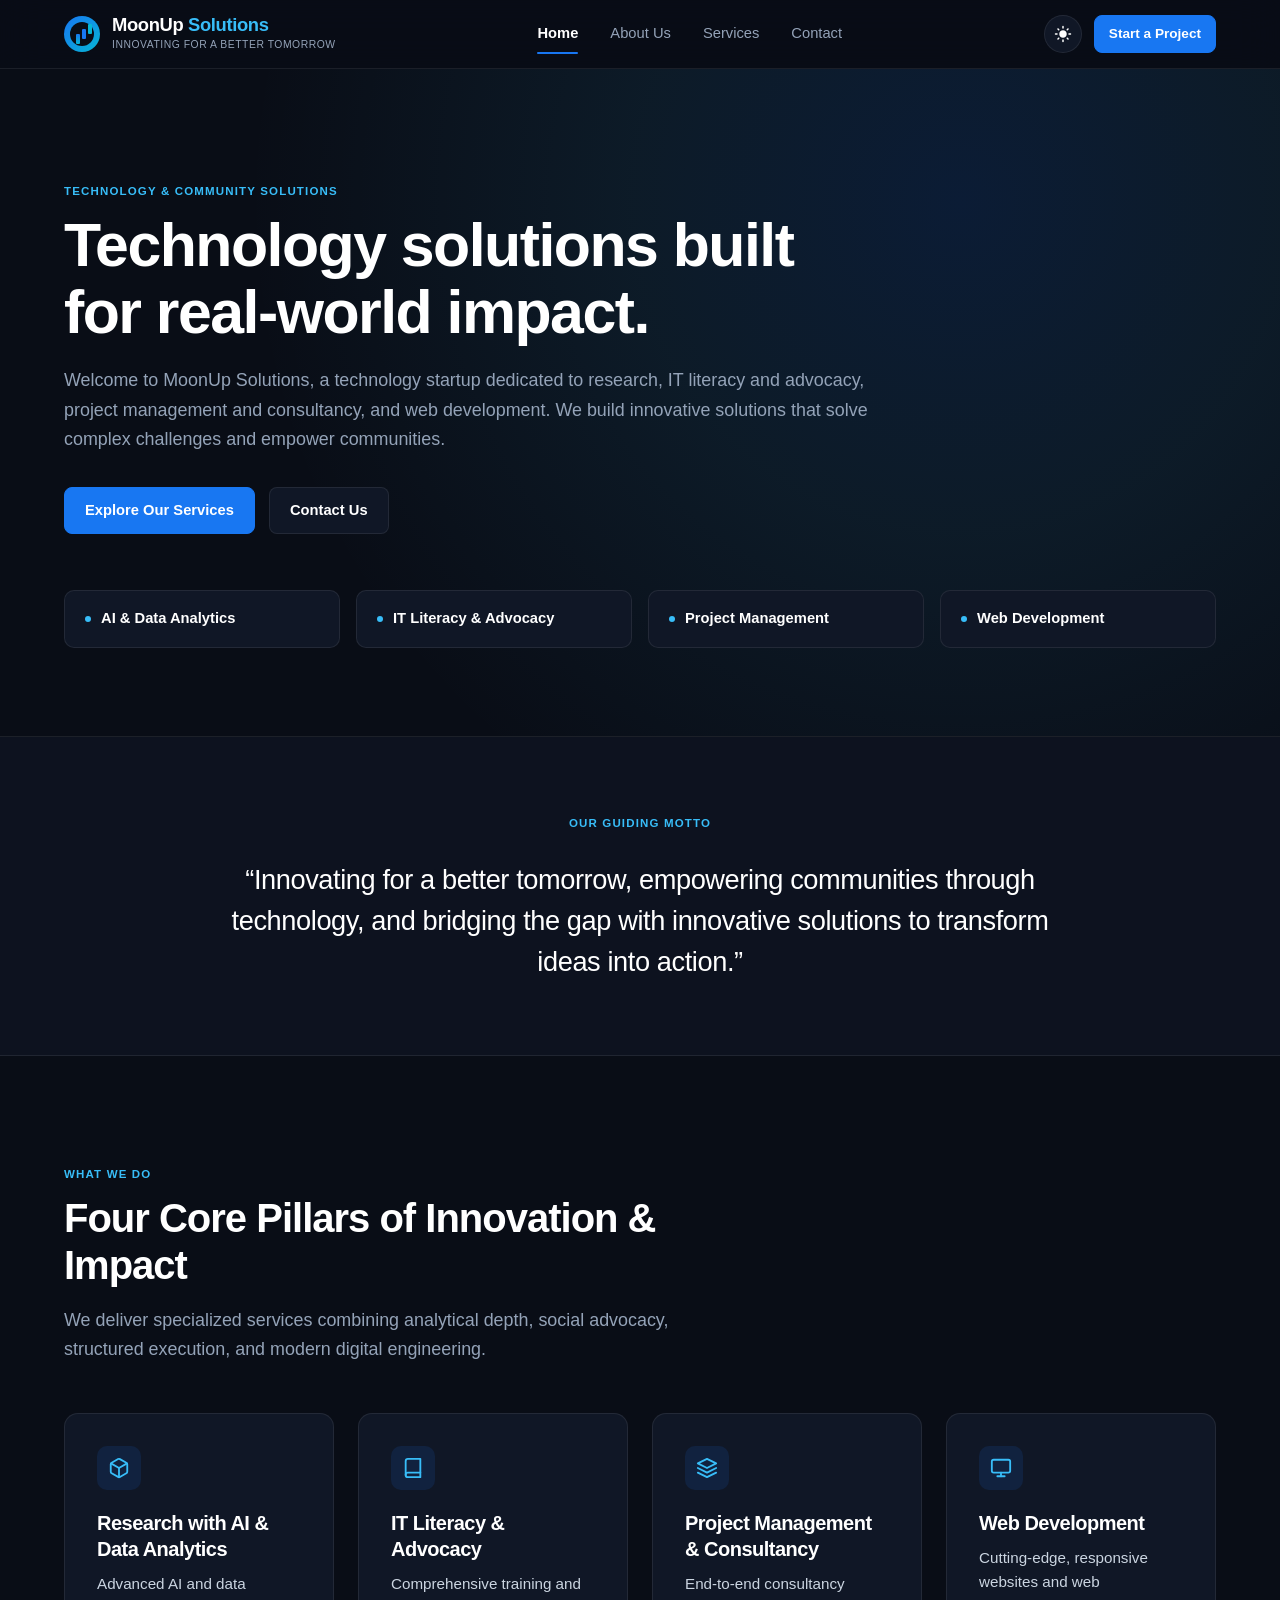
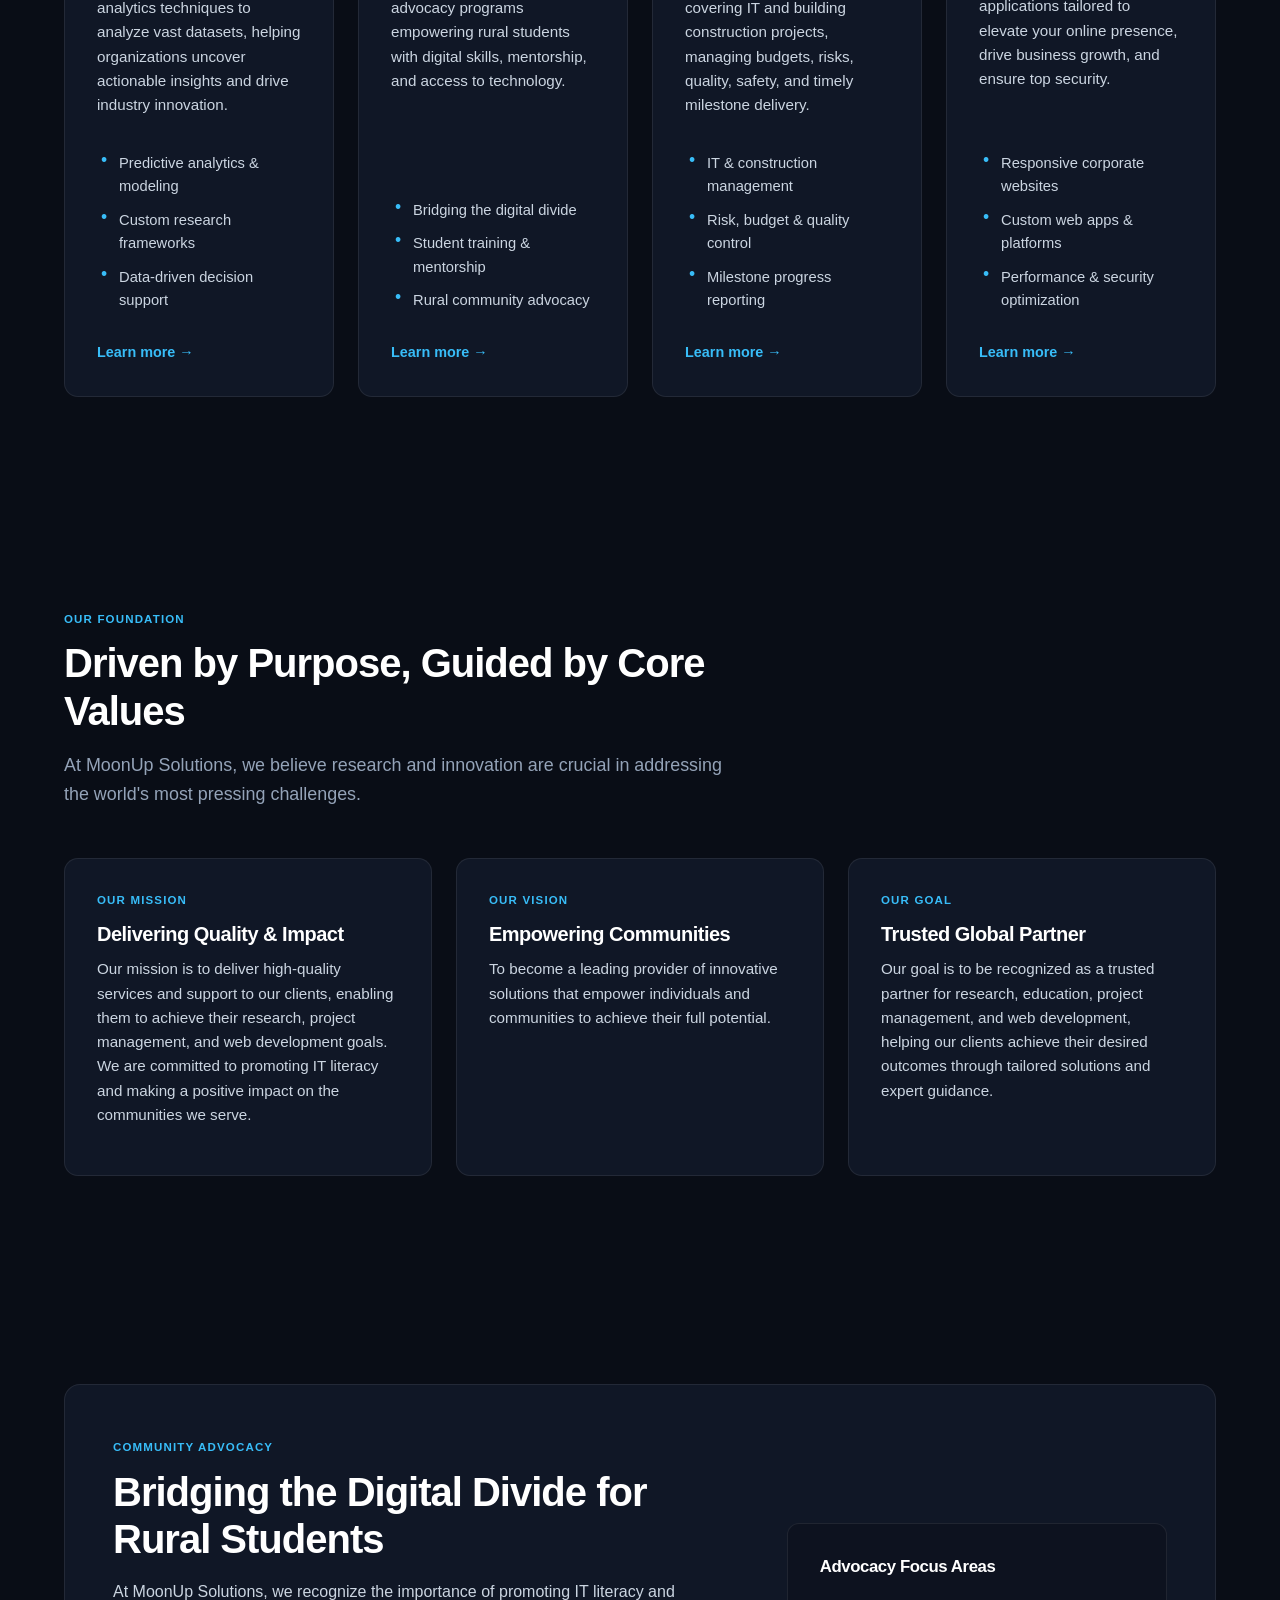
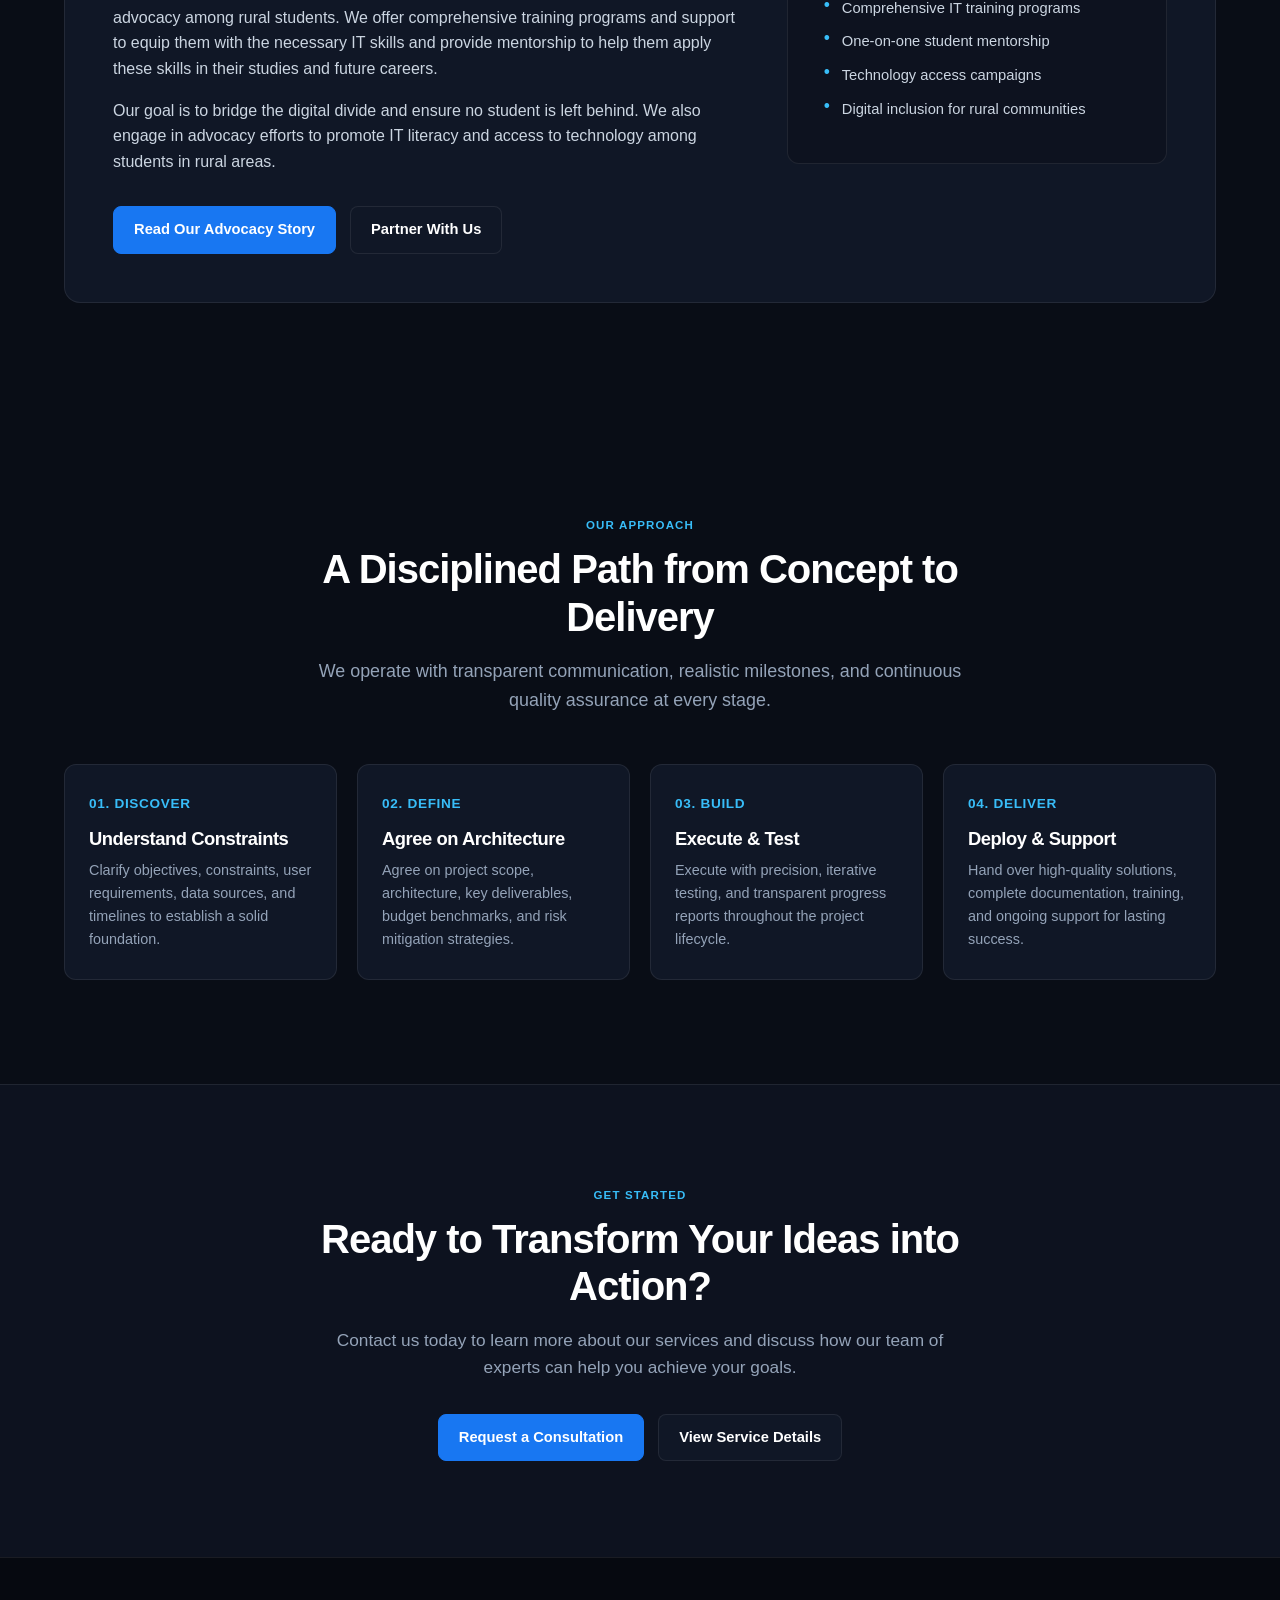
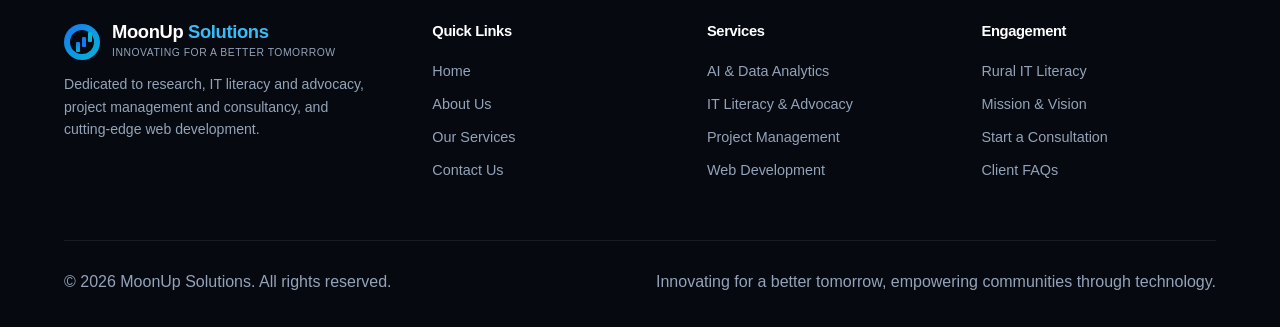
<file: index.html>
<!doctype html>
<html lang="en">
  <head>
    <meta charset="utf-8" />
    <meta name="viewport" content="width=device-width, initial-scale=1" />
    <title>MoonUp Solutions | Research, IT Literacy, Project Management & Web Development</title>
    <meta
      name="description"
      content="MoonUp Solutions is a technology startup dedicated to research, IT literacy and advocacy, project management and consultancy, and cutting-edge web development."
    />
    <meta name="robots" content="index,follow" />
    <meta name="theme-color" content="#090d16" />
    <link
      rel="icon"
      href="data:image/svg+xml,%3Csvg xmlns='http://www.w3.org/2000/svg' viewBox='0 0 64 64'%3E%3Ccircle cx='32' cy='32' r='28' fill='%231877f2'/%3E%3Ccircle cx='37' cy='27' r='21' fill='white'/%3E%3Crect x='20' y='33' width='5' height='12' rx='1' fill='%231877f2'/%3E%3Crect x='28' y='27' width='5' height='18' rx='1' fill='%230284c7'/%3E%3Crect x='36' y='20' width='5' height='25' rx='1' fill='%2306b6d4'/%3E%3C/svg%3E"
    />
    <link rel="stylesheet" href="style.css?v=3" />
    <script>
      (function () {
        const t = localStorage.getItem("moonup-theme") || "dark";
        document.documentElement.setAttribute("data-theme", t);
      })();
    </script>
  </head>
  <body>
    <a class="skip" href="#main">Skip to main content</a>

    <!-- Navigation -->
    <nav class="nav" aria-label="Primary navigation">
      <div class="container navin">
        <a class="brand-logo" href="index.html" aria-label="MoonUp Solutions home">
          <span class="brand-mark" aria-hidden="true"></span>
          <span class="brand-copy">
            <span class="brand-name">MoonUp <em>Solutions</em></span>
            <span class="brand-tag">Innovating for a Better Tomorrow</span>
          </span>
        </a>

        <div class="nav-links">
          <a href="index.html" class="active">Home</a>
          <a href="about.html">About Us</a>
          <a href="services.html">Services</a>
          <a href="contact.html">Contact</a>
          <div class="mobile-nav-cta">
            <a class="btn primary btn-block" href="contact.html">Start a Project</a>
          </div>
        </div>

        <div class="nav-actions">
          <button class="theme-toggle" id="themeToggle" aria-label="Toggle theme"></button>
          <a class="btn sm primary nav-cta" href="contact.html">Start a Project</a>
          <button class="menu-toggle" aria-label="Toggle navigation menu" aria-expanded="false">
            <svg class="icon-bars" width="18" height="18" viewBox="0 0 24 24" fill="none" stroke="currentColor" stroke-width="2.2" stroke-linecap="round"><line x1="3" y1="6" x2="21" y2="6"></line><line x1="3" y1="12" x2="21" y2="12"></line><line x1="3" y1="18" x2="21" y2="18"></line></svg>
            <svg class="icon-close" width="18" height="18" viewBox="0 0 24 24" fill="none" stroke="currentColor" stroke-width="2.2" stroke-linecap="round"><line x1="18" y1="6" x2="6" y2="18"></line><line x1="6" y1="6" x2="18" y2="18"></line></svg>
          </button>
        </div>
      </div>
    </nav>

    <main id="main">
      <!-- Hero Section -->
      <header class="hero">
        <div class="container">
          <div class="hero-inner">
            <span class="category-tag">Technology & Community Solutions</span>
            <h1>Technology solutions built for real-world impact.</h1>
            <p class="lead">
              Welcome to MoonUp Solutions, a technology startup dedicated to research, IT literacy and advocacy, project management and consultancy, and web development. We build innovative solutions that solve complex challenges and empower communities.
            </p>
            <div class="hero-actions">
              <a class="btn primary" href="services.html">Explore Our Services</a>
              <a class="btn secondary" href="contact.html">Contact Us</a>
            </div>
          </div>

          <div class="trust-strip" aria-label="Core focus areas">
            <div class="trust-item">
              <span class="trust-indicator"></span>
              <span>AI & Data Analytics</span>
            </div>
            <div class="trust-item">
              <span class="trust-indicator"></span>
              <span>IT Literacy & Advocacy</span>
            </div>
            <div class="trust-item">
              <span class="trust-indicator"></span>
              <span>Project Management</span>
            </div>
            <div class="trust-item">
              <span class="trust-indicator"></span>
              <span>Web Development</span>
            </div>
          </div>
        </div>
      </header>

      <!-- Editorial Motto Feature -->
      <section class="motto-section" aria-label="Company motto">
        <div class="container motto-card">
          <span class="category-tag">Our Guiding Motto</span>
          <blockquote>
            “Innovating for a better tomorrow, empowering communities through technology, and bridging the gap with innovative solutions to transform ideas into action.”
          </blockquote>
        </div>
      </section>

      <!-- Four Core Pillars -->
      <section class="section" id="services">
        <div class="container">
          <div class="section-head">
            <span class="category-tag">What We Do</span>
            <h2>Four Core Pillars of Innovation & Impact</h2>
            <p class="lead">
              We deliver specialized services combining analytical depth, social advocacy, structured execution, and modern digital engineering.
            </p>
          </div>

          <div class="grid4">
            <!-- Pillar 1 -->
            <article class="card">
              <div class="card-icon" aria-hidden="true">
                <svg viewBox="0 0 24 24" fill="none" stroke-width="2" stroke-linecap="round" stroke-linejoin="round">
                  <path d="M21 16V8a2 2 0 0 0-1-1.73l-7-4a2 2 0 0 0-2 0l-7 4A2 2 0 0 0 3 8v8a2 2 0 0 0 1 1.73l7 4a2 2 0 0 0 2 0l7-4A2 2 0 0 0 21 16z"></path>
                  <polyline points="3.27 6.96 12 12.01 20.73 6.96"></polyline>
                  <line x1="12" y1="22.08" x2="12" y2="12"></line>
                </svg>
              </div>
              <h3>Research with AI & Data Analytics</h3>
              <p>
                Advanced AI and data analytics techniques to analyze vast datasets, helping organizations uncover actionable insights and drive industry innovation.
              </p>
              <ul class="checklist">
                <li>Predictive analytics & modeling</li>
                <li>Custom research frameworks</li>
                <li>Data-driven decision support</li>
              </ul>
              <a class="card-link" href="services.html#ai-research">Learn more &rarr;</a>
            </article>

            <!-- Pillar 2 -->
            <article class="card">
              <div class="card-icon" aria-hidden="true">
                <svg viewBox="0 0 24 24" fill="none" stroke-width="2" stroke-linecap="round" stroke-linejoin="round">
                  <path d="M4 19.5A2.5 2.5 0 0 1 6.5 17H20"></path>
                  <path d="M6.5 2H20v20H6.5A2.5 2.5 0 0 1 4 19.5v-15A2.5 2.5 0 0 1 6.5 2z"></path>
                </svg>
              </div>
              <h3>IT Literacy & Advocacy</h3>
              <p>
                Comprehensive training and advocacy programs empowering rural students with digital skills, mentorship, and access to technology.
              </p>
              <ul class="checklist">
                <li>Bridging the digital divide</li>
                <li>Student training & mentorship</li>
                <li>Rural community advocacy</li>
              </ul>
              <a class="card-link" href="services.html#it-literacy">Learn more &rarr;</a>
            </article>

            <!-- Pillar 3 -->
            <article class="card">
              <div class="card-icon" aria-hidden="true">
                <svg viewBox="0 0 24 24" fill="none" stroke-width="2" stroke-linecap="round" stroke-linejoin="round">
                  <polygon points="12 2 2 7 12 12 22 7 12 2"></polygon>
                  <polyline points="2 17 12 22 22 17"></polyline>
                  <polyline points="2 12 12 17 22 12"></polyline>
                </svg>
              </div>
              <h3>Project Management & Consultancy</h3>
              <p>
                End-to-end consultancy covering IT and building construction projects, managing budgets, risks, quality, safety, and timely milestone delivery.
              </p>
              <ul class="checklist">
                <li>IT & construction management</li>
                <li>Risk, budget & quality control</li>
                <li>Milestone progress reporting</li>
              </ul>
              <a class="card-link" href="services.html#project-management">Learn more &rarr;</a>
            </article>

            <!-- Pillar 4 -->
            <article class="card">
              <div class="card-icon" aria-hidden="true">
                <svg viewBox="0 0 24 24" fill="none" stroke-width="2" stroke-linecap="round" stroke-linejoin="round">
                  <rect x="2" y="3" width="20" height="14" rx="2" ry="2"></rect>
                  <line x1="8" y1="21" x2="16" y2="21"></line>
                  <line x1="12" y1="17" x2="12" y2="21"></line>
                </svg>
              </div>
              <h3>Web Development</h3>
              <p>
                Cutting-edge, responsive websites and web applications tailored to elevate your online presence, drive business growth, and ensure top security.
              </p>
              <ul class="checklist">
                <li>Responsive corporate websites</li>
                <li>Custom web apps & platforms</li>
                <li>Performance & security optimization</li>
              </ul>
              <a class="card-link" href="services.html#web-development">Learn more &rarr;</a>
            </article>
          </div>
        </div>
      </section>

      <!-- Purpose & Foundation -->
      <section class="section" id="purpose">
        <div class="container">
          <div class="section-head">
            <span class="category-tag">Our Foundation</span>
            <h2>Driven by Purpose, Guided by Core Values</h2>
            <p class="lead">
              At MoonUp Solutions, we believe research and innovation are crucial in addressing the world's most pressing challenges.
            </p>
          </div>

          <div class="grid3">
            <div class="card">
              <span class="category-tag">Our Mission</span>
              <h3>Delivering Quality & Impact</h3>
              <p>
                Our mission is to deliver high-quality services and support to our clients, enabling them to achieve their research, project management, and web development goals. We are committed to promoting IT literacy and making a positive impact on the communities we serve.
              </p>
            </div>

            <div class="card">
              <span class="category-tag">Our Vision</span>
              <h3>Empowering Communities</h3>
              <p>
                To become a leading provider of innovative solutions that empower individuals and communities to achieve their full potential.
              </p>
            </div>

            <div class="card">
              <span class="category-tag">Our Goal</span>
              <h3>Trusted Global Partner</h3>
              <p>
                Our goal is to be recognized as a trusted partner for research, education, project management, and web development, helping our clients achieve their desired outcomes through tailored solutions and expert guidance.
              </p>
            </div>
          </div>
        </div>
      </section>

      <!-- Rural Community Advocacy Spotlight -->
      <section class="section">
        <div class="container">
          <div class="feature-box">
            <div>
              <span class="category-tag">Community Advocacy</span>
              <h2>Bridging the Digital Divide for Rural Students</h2>
              <p>
                At MoonUp Solutions, we recognize the importance of promoting IT literacy and advocacy among rural students. We offer comprehensive training programs and support to equip them with the necessary IT skills and provide mentorship to help them apply these skills in their studies and future careers.
              </p>
              <p>
                Our goal is to bridge the digital divide and ensure no student is left behind. We also engage in advocacy efforts to promote IT literacy and access to technology among students in rural areas.
              </p>
              <div class="hero-actions">
                <a class="btn primary" href="about.html#advocacy">Read Our Advocacy Story</a>
                <a class="btn secondary" href="contact.html">Partner With Us</a>
              </div>
            </div>

            <div class="feature-panel">
              <h4>Advocacy Focus Areas</h4>
              <ul class="checklist">
                <li>Comprehensive IT training programs</li>
                <li>One-on-one student mentorship</li>
                <li>Technology access campaigns</li>
                <li>Digital inclusion for rural communities</li>
              </ul>
            </div>
          </div>
        </div>
      </section>

      <!-- 4-Step Process (No Dashes) -->
      <section class="section" id="approach">
        <div class="container">
          <div class="section-head center">
            <span class="category-tag">Our Approach</span>
            <h2>A Disciplined Path from Concept to Delivery</h2>
            <p class="lead">
              We operate with transparent communication, realistic milestones, and continuous quality assurance at every stage.
            </p>
          </div>

          <div class="process-grid">
            <div class="process-step">
              <span class="step-num">01. DISCOVER</span>
              <h3>Understand Constraints</h3>
              <p>Clarify objectives, constraints, user requirements, data sources, and timelines to establish a solid foundation.</p>
            </div>

            <div class="process-step">
              <span class="step-num">02. DEFINE</span>
              <h3>Agree on Architecture</h3>
              <p>Agree on project scope, architecture, key deliverables, budget benchmarks, and risk mitigation strategies.</p>
            </div>

            <div class="process-step">
              <span class="step-num">03. BUILD</span>
              <h3>Execute & Test</h3>
              <p>Execute with precision, iterative testing, and transparent progress reports throughout the project lifecycle.</p>
            </div>

            <div class="process-step">
              <span class="step-num">04. DELIVER</span>
              <h3>Deploy & Support</h3>
              <p>Hand over high-quality solutions, complete documentation, training, and ongoing support for lasting success.</p>
            </div>
          </div>
        </div>
      </section>

      <!-- Final CTA -->
      <section class="cta-strip">
        <div class="container">
          <span class="category-tag">Get Started</span>
          <h2>Ready to Transform Your Ideas into Action?</h2>
          <p>
            Contact us today to learn more about our services and discuss how our team of experts can help you achieve your goals.
          </p>
          <div class="hero-actions center-actions">
            <a class="btn primary" href="contact.html">Request a Consultation</a>
            <a class="btn secondary" href="services.html">View Service Details</a>
          </div>
        </div>
      </section>
    </main>

    <!-- Footer -->
    <footer>
      <div class="container">
        <div class="footer-grid">
          <div class="footer-brand">
            <a class="brand-logo" href="index.html" aria-label="MoonUp Solutions home">
              <span class="brand-mark" aria-hidden="true"></span>
              <span class="brand-copy">
                <span class="brand-name">MoonUp <em>Solutions</em></span>
                <span class="brand-tag">Innovating for a Better Tomorrow</span>
              </span>
            </a>
            <p>
              Dedicated to research, IT literacy and advocacy, project management and consultancy, and cutting-edge web development.
            </p>
          </div>

          <div class="footer-col">
            <h4>Quick Links</h4>
            <ul>
              <li><a href="index.html">Home</a></li>
              <li><a href="about.html">About Us</a></li>
              <li><a href="services.html">Our Services</a></li>
              <li><a href="contact.html">Contact Us</a></li>
            </ul>
          </div>

          <div class="footer-col">
            <h4>Services</h4>
            <ul>
              <li><a href="services.html#ai-research">AI & Data Analytics</a></li>
              <li><a href="services.html#it-literacy">IT Literacy & Advocacy</a></li>
              <li><a href="services.html#project-management">Project Management</a></li>
              <li><a href="services.html#web-development">Web Development</a></li>
            </ul>
          </div>

          <div class="footer-col">
            <h4>Engagement</h4>
            <ul>
              <li><a href="about.html#advocacy">Rural IT Literacy</a></li>
              <li><a href="about.html#mission-vision">Mission & Vision</a></li>
              <li><a href="contact.html">Start a Consultation</a></li>
              <li><a href="contact.html#faqs">Client FAQs</a></li>
            </ul>
          </div>
        </div>

        <div class="footer-bottom">
          <p>© 2026 MoonUp Solutions. All rights reserved.</p>
          <p>Innovating for a better tomorrow, empowering communities through technology.</p>
        </div>
      </div>
    </footer>

    <script src="main.js"></script>
  </body>
</html>
</file>
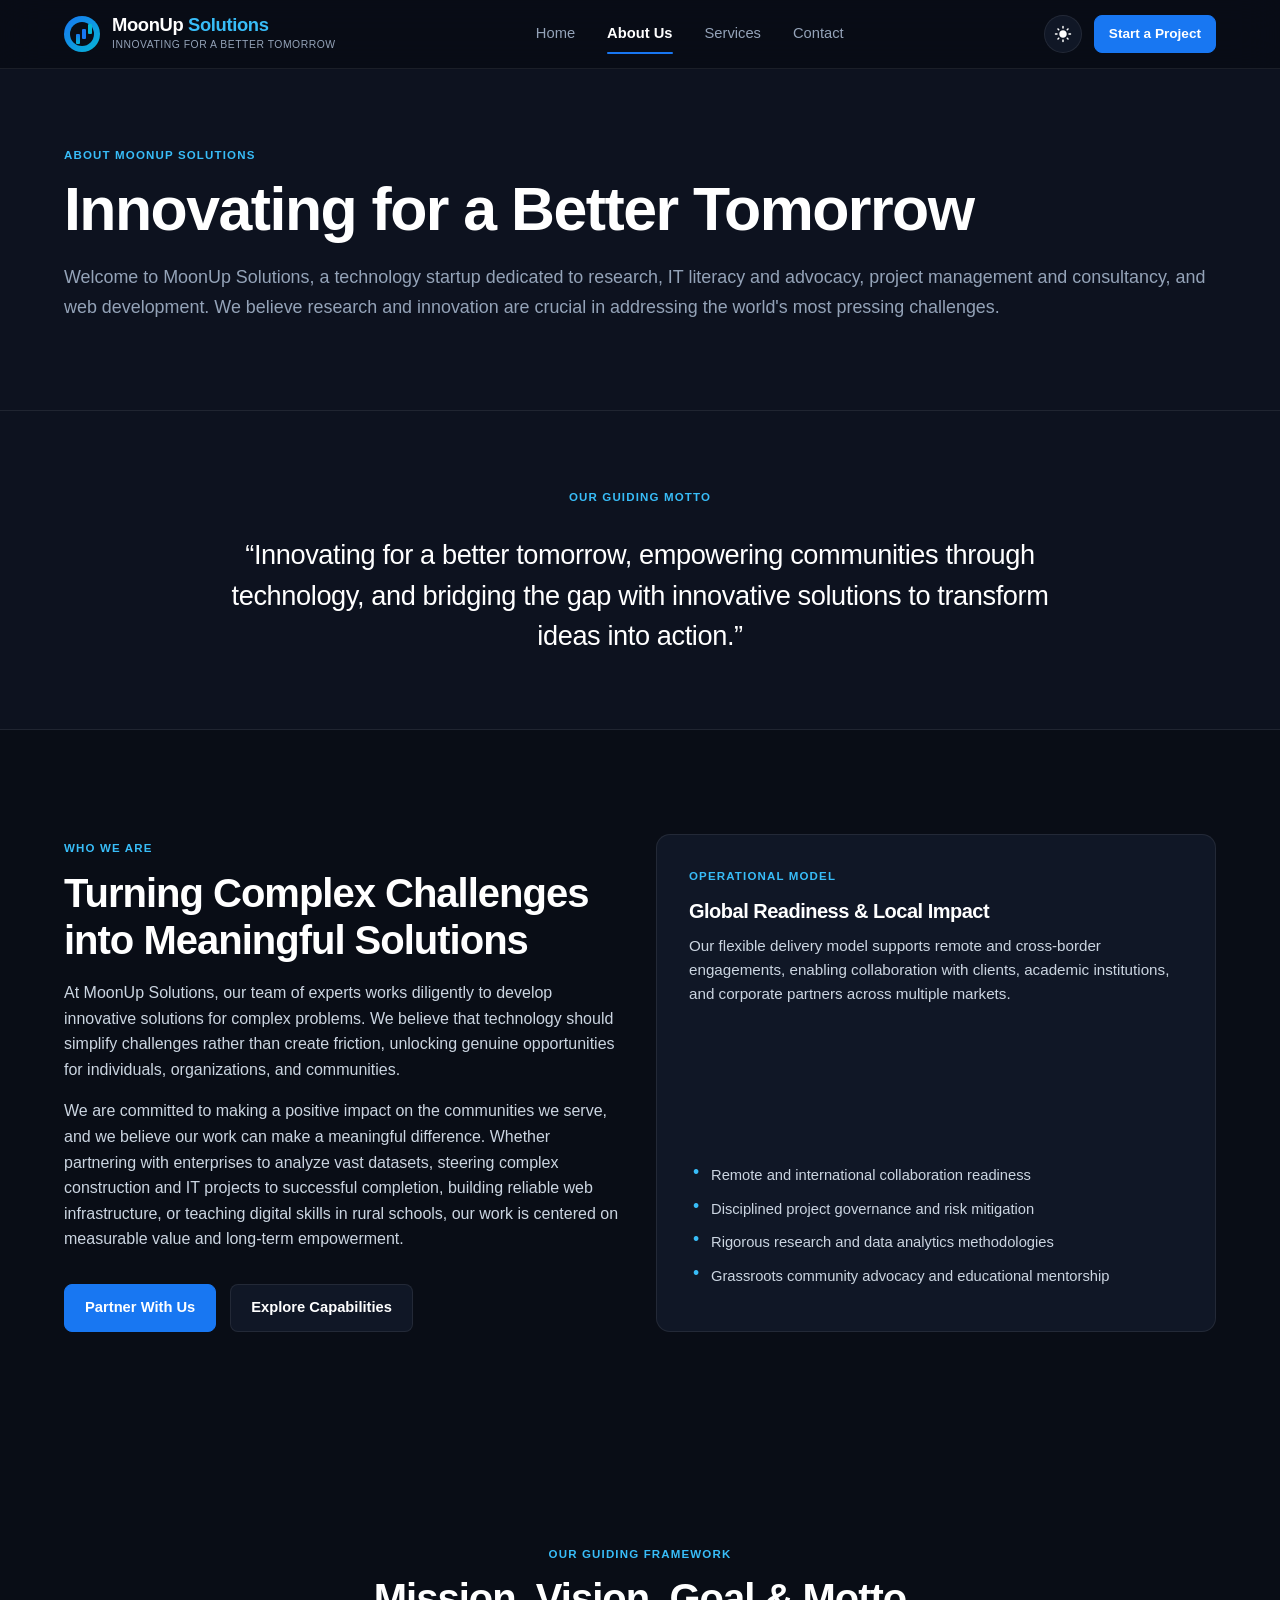
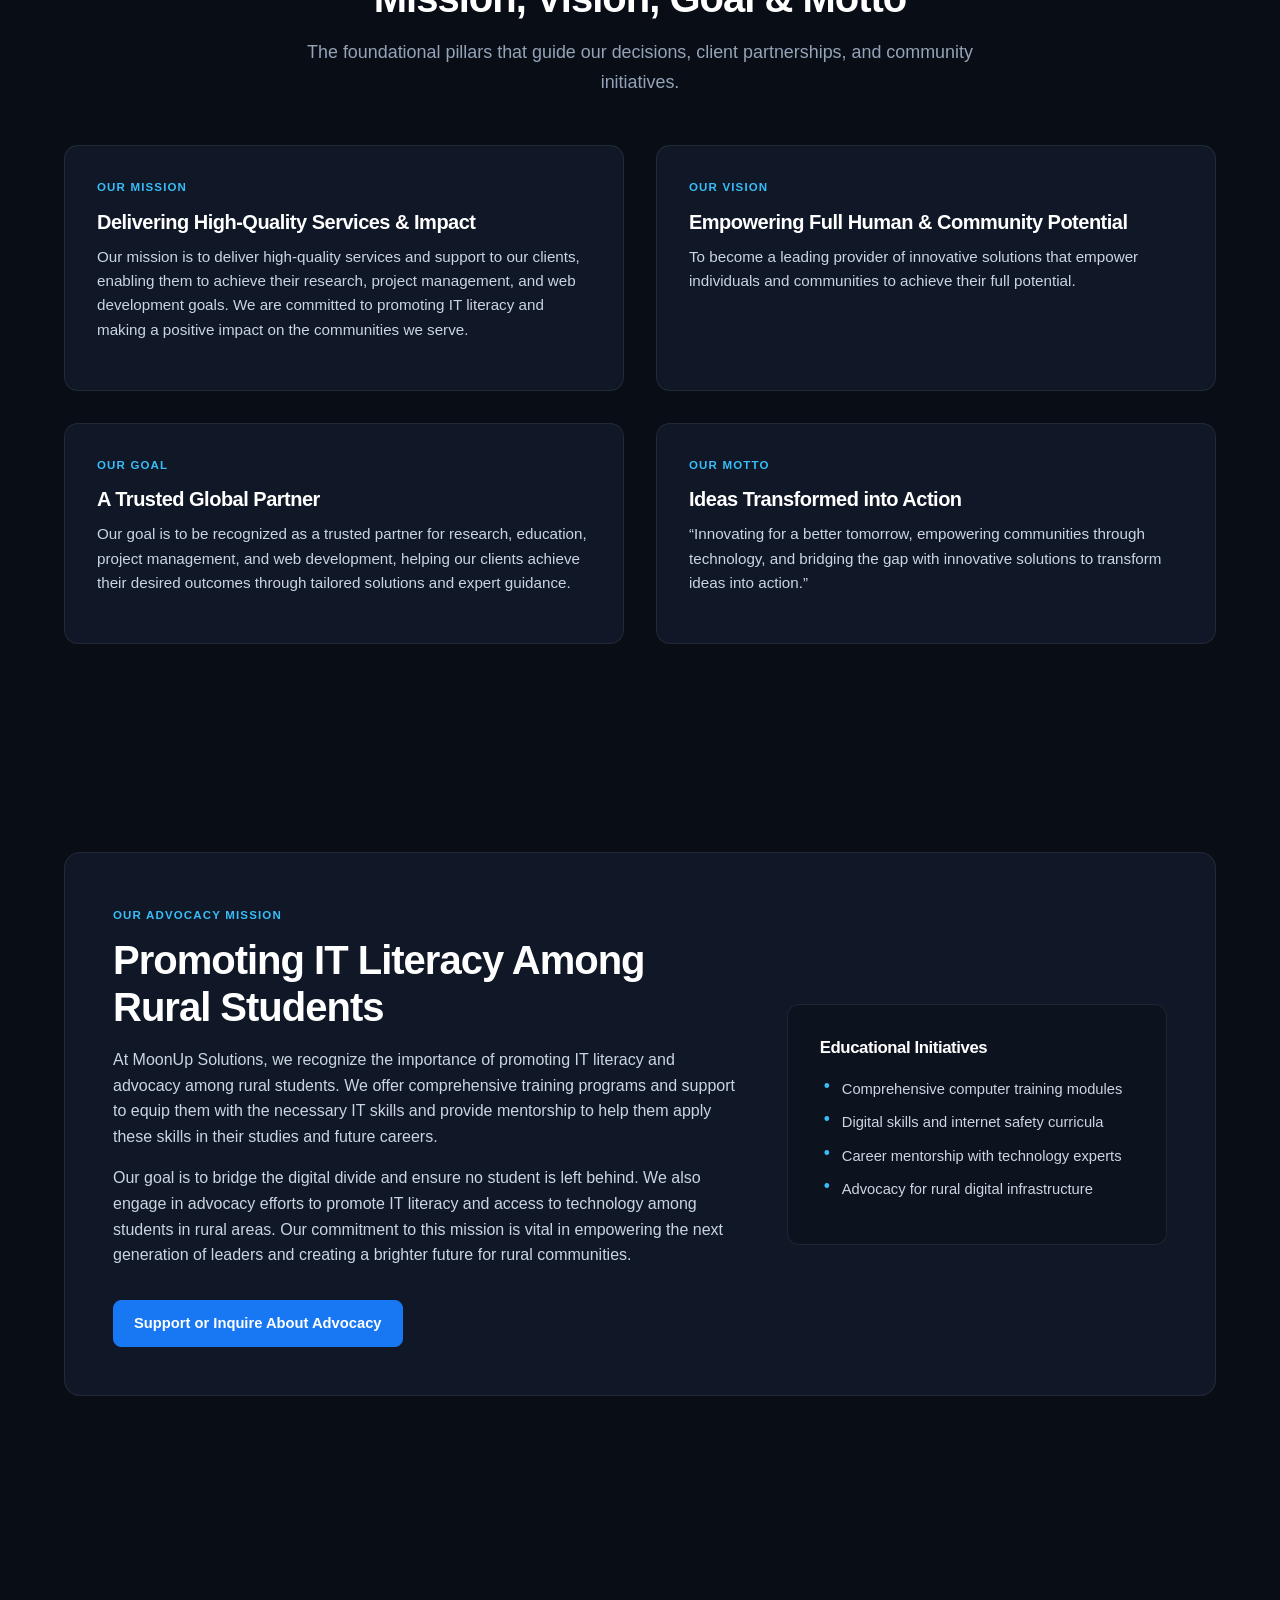
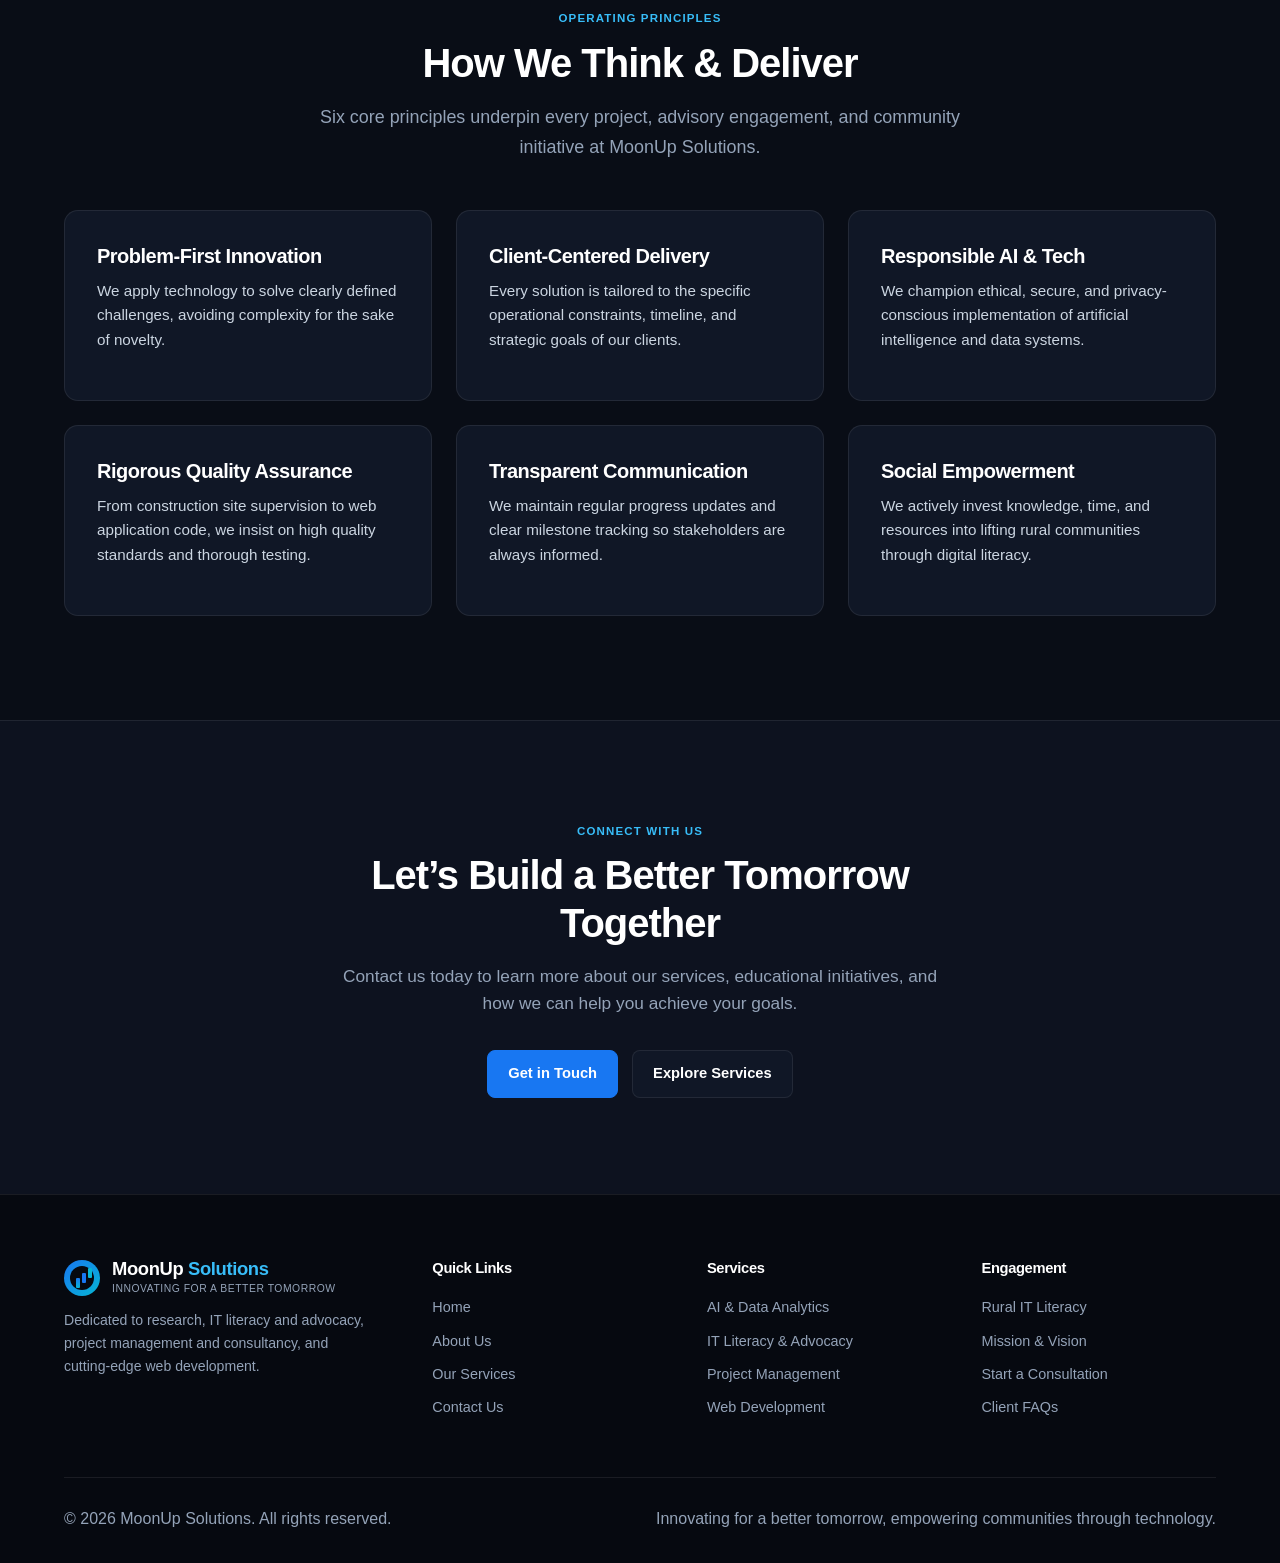
<file: about.html>
<!doctype html>
<html lang="en">
  <head>
    <meta charset="utf-8" />
    <meta name="viewport" content="width=device-width, initial-scale=1" />
    <title>About Us | MoonUp Solutions</title>
    <meta
      name="description"
      content="Learn about MoonUp Solutions, our mission, vision, goal, motto, and our dedication to research, IT literacy, project management, and web development."
    />
    <meta name="robots" content="index,follow" />
    <meta name="theme-color" content="#090d16" />
    <link
      rel="icon"
      href="data:image/svg+xml,%3Csvg xmlns='http://www.w3.org/2000/svg' viewBox='0 0 64 64'%3E%3Ccircle cx='32' cy='32' r='28' fill='%231877f2'/%3E%3Ccircle cx='37' cy='27' r='21' fill='white'/%3E%3Crect x='20' y='33' width='5' height='12' rx='1' fill='%231877f2'/%3E%3Crect x='28' y='27' width='5' height='18' rx='1' fill='%230284c7'/%3E%3Crect x='36' y='20' width='5' height='25' rx='1' fill='%2306b6d4'/%3E%3C/svg%3E"
    />
    <link rel="stylesheet" href="style.css?v=3" />
    <script>
      (function () {
        const t = localStorage.getItem("moonup-theme") || "dark";
        document.documentElement.setAttribute("data-theme", t);
      })();
    </script>
  </head>
  <body>
    <a class="skip" href="#main">Skip to main content</a>

    <!-- Navigation -->
    <nav class="nav" aria-label="Primary navigation">
      <div class="container navin">
        <a class="brand-logo" href="index.html" aria-label="MoonUp Solutions home">
          <span class="brand-mark" aria-hidden="true"></span>
          <span class="brand-copy">
            <span class="brand-name">MoonUp <em>Solutions</em></span>
            <span class="brand-tag">Innovating for a Better Tomorrow</span>
          </span>
        </a>

        <div class="nav-links">
          <a href="index.html">Home</a>
          <a href="about.html" class="active">About Us</a>
          <a href="services.html">Services</a>
          <a href="contact.html">Contact</a>
          <div class="mobile-nav-cta">
            <a class="btn primary btn-block" href="contact.html">Start a Project</a>
          </div>
        </div>

        <div class="nav-actions">
          <button class="theme-toggle" id="themeToggle" aria-label="Toggle theme"></button>
          <a class="btn sm primary nav-cta" href="contact.html">Start a Project</a>
          <button class="menu-toggle" aria-label="Toggle navigation menu" aria-expanded="false">
            <svg class="icon-bars" width="18" height="18" viewBox="0 0 24 24" fill="none" stroke="currentColor" stroke-width="2.2" stroke-linecap="round"><line x1="3" y1="6" x2="21" y2="6"></line><line x1="3" y1="12" x2="21" y2="12"></line><line x1="3" y1="18" x2="21" y2="18"></line></svg>
            <svg class="icon-close" width="18" height="18" viewBox="0 0 24 24" fill="none" stroke="currentColor" stroke-width="2.2" stroke-linecap="round"><line x1="18" y1="6" x2="6" y2="18"></line><line x1="6" y1="6" x2="18" y2="18"></line></svg>
          </button>
        </div>
      </div>
    </nav>

    <main id="main">
      <!-- Page Hero -->
      <header class="hero-page">
        <div class="container">
          <span class="category-tag">About MoonUp Solutions</span>
          <h1>Innovating for a Better Tomorrow</h1>
          <p class="lead">
            Welcome to MoonUp Solutions, a technology startup dedicated to research, IT literacy and advocacy, project management and consultancy, and web development. We believe research and innovation are crucial in addressing the world's most pressing challenges.
          </p>
        </div>
      </header>

      <!-- Editorial Motto Feature -->
      <section class="motto-section" aria-label="Official company motto">
        <div class="container motto-card">
          <span class="category-tag">Our Guiding Motto</span>
          <blockquote>
            “Innovating for a better tomorrow, empowering communities through technology, and bridging the gap with innovative solutions to transform ideas into action.”
          </blockquote>
        </div>
      </section>

      <!-- Company Story -->
      <section class="section">
        <div class="container">
          <div class="grid2">
            <div>
              <span class="category-tag">Who We Are</span>
              <h2>Turning Complex Challenges into Meaningful Solutions</h2>
              <p>
                At MoonUp Solutions, our team of experts works diligently to develop innovative solutions for complex problems. We believe that technology should simplify challenges rather than create friction, unlocking genuine opportunities for individuals, organizations, and communities.
              </p>
              <p>
                We are committed to making a positive impact on the communities we serve, and we believe our work can make a meaningful difference. Whether partnering with enterprises to analyze vast datasets, steering complex construction and IT projects to successful completion, building reliable web infrastructure, or teaching digital skills in rural schools, our work is centered on measurable value and long-term empowerment.
              </p>
              <div class="hero-actions">
                <a class="btn primary" href="contact.html">Partner With Us</a>
                <a class="btn secondary" href="services.html">Explore Capabilities</a>
              </div>
            </div>

            <div class="card">
              <span class="category-tag">Operational Model</span>
              <h3>Global Readiness & Local Impact</h3>
              <p>
                Our flexible delivery model supports remote and cross-border engagements, enabling collaboration with clients, academic institutions, and corporate partners across multiple markets.
              </p>
              <ul class="checklist">
                <li>Remote and international collaboration readiness</li>
                <li>Disciplined project governance and risk mitigation</li>
                <li>Rigorous research and data analytics methodologies</li>
                <li>Grassroots community advocacy and educational mentorship</li>
              </ul>
            </div>
          </div>
        </div>
      </section>

      <!-- Mission, Vision, Goal & Motto Cards -->
      <section class="section" id="mission-vision">
        <div class="container">
          <div class="section-head center">
            <span class="category-tag">Our Guiding Framework</span>
            <h2>Mission, Vision, Goal & Motto</h2>
            <p class="lead">
              The foundational pillars that guide our decisions, client partnerships, and community initiatives.
            </p>
          </div>

          <div class="grid2">
            <!-- Mission -->
            <div class="card">
              <span class="category-tag">Our Mission</span>
              <h3>Delivering High-Quality Services & Impact</h3>
              <p>
                Our mission is to deliver high-quality services and support to our clients, enabling them to achieve their research, project management, and web development goals. We are committed to promoting IT literacy and making a positive impact on the communities we serve.
              </p>
            </div>

            <!-- Vision -->
            <div class="card">
              <span class="category-tag">Our Vision</span>
              <h3>Empowering Full Human & Community Potential</h3>
              <p>
                To become a leading provider of innovative solutions that empower individuals and communities to achieve their full potential.
              </p>
            </div>

            <!-- Goal -->
            <div class="card">
              <span class="category-tag">Our Goal</span>
              <h3>A Trusted Global Partner</h3>
              <p>
                Our goal is to be recognized as a trusted partner for research, education, project management, and web development, helping our clients achieve their desired outcomes through tailored solutions and expert guidance.
              </p>
            </div>

            <!-- Motto -->
            <div class="card">
              <span class="category-tag">Our Motto</span>
              <h3>Ideas Transformed into Action</h3>
              <p>
                “Innovating for a better tomorrow, empowering communities through technology, and bridging the gap with innovative solutions to transform ideas into action.”
              </p>
            </div>
          </div>
        </div>
      </section>

      <!-- Rural Student IT Literacy & Advocacy Section -->
      <section class="section" id="advocacy">
        <div class="container">
          <div class="feature-box">
            <div>
              <span class="category-tag">Our Advocacy Mission</span>
              <h2>Promoting IT Literacy Among Rural Students</h2>
              <p>
                At MoonUp Solutions, we recognize the importance of promoting IT literacy and advocacy among rural students. We offer comprehensive training programs and support to equip them with the necessary IT skills and provide mentorship to help them apply these skills in their studies and future careers.
              </p>
              <p>
                Our goal is to bridge the digital divide and ensure no student is left behind. We also engage in advocacy efforts to promote IT literacy and access to technology among students in rural areas. Our commitment to this mission is vital in empowering the next generation of leaders and creating a brighter future for rural communities.
              </p>
              <div class="hero-actions">
                <a class="btn primary" href="contact.html">Support or Inquire About Advocacy</a>
              </div>
            </div>

            <div class="feature-panel">
              <h4>Educational Initiatives</h4>
              <ul class="checklist">
                <li>Comprehensive computer training modules</li>
                <li>Digital skills and internet safety curricula</li>
                <li>Career mentorship with technology experts</li>
                <li>Advocacy for rural digital infrastructure</li>
              </ul>
            </div>
          </div>
        </div>
      </section>

      <!-- Operating Principles -->
      <section class="section">
        <div class="container">
          <div class="section-head center">
            <span class="category-tag">Operating Principles</span>
            <h2>How We Think & Deliver</h2>
            <p class="lead">
              Six core principles underpin every project, advisory engagement, and community initiative at MoonUp Solutions.
            </p>
          </div>

          <div class="grid3">
            <div class="card">
              <h3>Problem-First Innovation</h3>
              <p>We apply technology to solve clearly defined challenges, avoiding complexity for the sake of novelty.</p>
            </div>

            <div class="card">
              <h3>Client-Centered Delivery</h3>
              <p>Every solution is tailored to the specific operational constraints, timeline, and strategic goals of our clients.</p>
            </div>

            <div class="card">
              <h3>Responsible AI & Tech</h3>
              <p>We champion ethical, secure, and privacy-conscious implementation of artificial intelligence and data systems.</p>
            </div>

            <div class="card">
              <h3>Rigorous Quality Assurance</h3>
              <p>From construction site supervision to web application code, we insist on high quality standards and thorough testing.</p>
            </div>

            <div class="card">
              <h3>Transparent Communication</h3>
              <p>We maintain regular progress updates and clear milestone tracking so stakeholders are always informed.</p>
            </div>

            <div class="card">
              <h3>Social Empowerment</h3>
              <p>We actively invest knowledge, time, and resources into lifting rural communities through digital literacy.</p>
            </div>
          </div>
        </div>
      </section>

      <!-- CTA Strip -->
      <section class="cta-strip">
        <div class="container">
          <span class="category-tag">Connect With Us</span>
          <h2>Let’s Build a Better Tomorrow Together</h2>
          <p>
            Contact us today to learn more about our services, educational initiatives, and how we can help you achieve your goals.
          </p>
          <div class="hero-actions center-actions">
            <a class="btn primary" href="contact.html">Get in Touch</a>
            <a class="btn secondary" href="services.html">Explore Services</a>
          </div>
        </div>
      </section>
    </main>

    <!-- Footer -->
    <footer>
      <div class="container">
        <div class="footer-grid">
          <div class="footer-brand">
            <a class="brand-logo" href="index.html" aria-label="MoonUp Solutions home">
              <span class="brand-mark" aria-hidden="true"></span>
              <span class="brand-copy">
                <span class="brand-name">MoonUp <em>Solutions</em></span>
                <span class="brand-tag">Innovating for a Better Tomorrow</span>
              </span>
            </a>
            <p>
              Dedicated to research, IT literacy and advocacy, project management and consultancy, and cutting-edge web development.
            </p>
          </div>

          <div class="footer-col">
            <h4>Quick Links</h4>
            <ul>
              <li><a href="index.html">Home</a></li>
              <li><a href="about.html">About Us</a></li>
              <li><a href="services.html">Our Services</a></li>
              <li><a href="contact.html">Contact Us</a></li>
            </ul>
          </div>

          <div class="footer-col">
            <h4>Services</h4>
            <ul>
              <li><a href="services.html#ai-research">AI & Data Analytics</a></li>
              <li><a href="services.html#it-literacy">IT Literacy & Advocacy</a></li>
              <li><a href="services.html#project-management">Project Management</a></li>
              <li><a href="services.html#web-development">Web Development</a></li>
            </ul>
          </div>

          <div class="footer-col">
            <h4>Engagement</h4>
            <ul>
              <li><a href="about.html#advocacy">Rural IT Literacy</a></li>
              <li><a href="about.html#mission-vision">Mission & Vision</a></li>
              <li><a href="contact.html">Start a Consultation</a></li>
              <li><a href="contact.html#faqs">Client FAQs</a></li>
            </ul>
          </div>
        </div>

        <div class="footer-bottom">
          <p>© 2026 MoonUp Solutions. All rights reserved.</p>
          <p>Innovating for a better tomorrow, empowering communities through technology.</p>
        </div>
      </div>
    </footer>

    <script src="main.js"></script>
  </body>
</html>
</file>
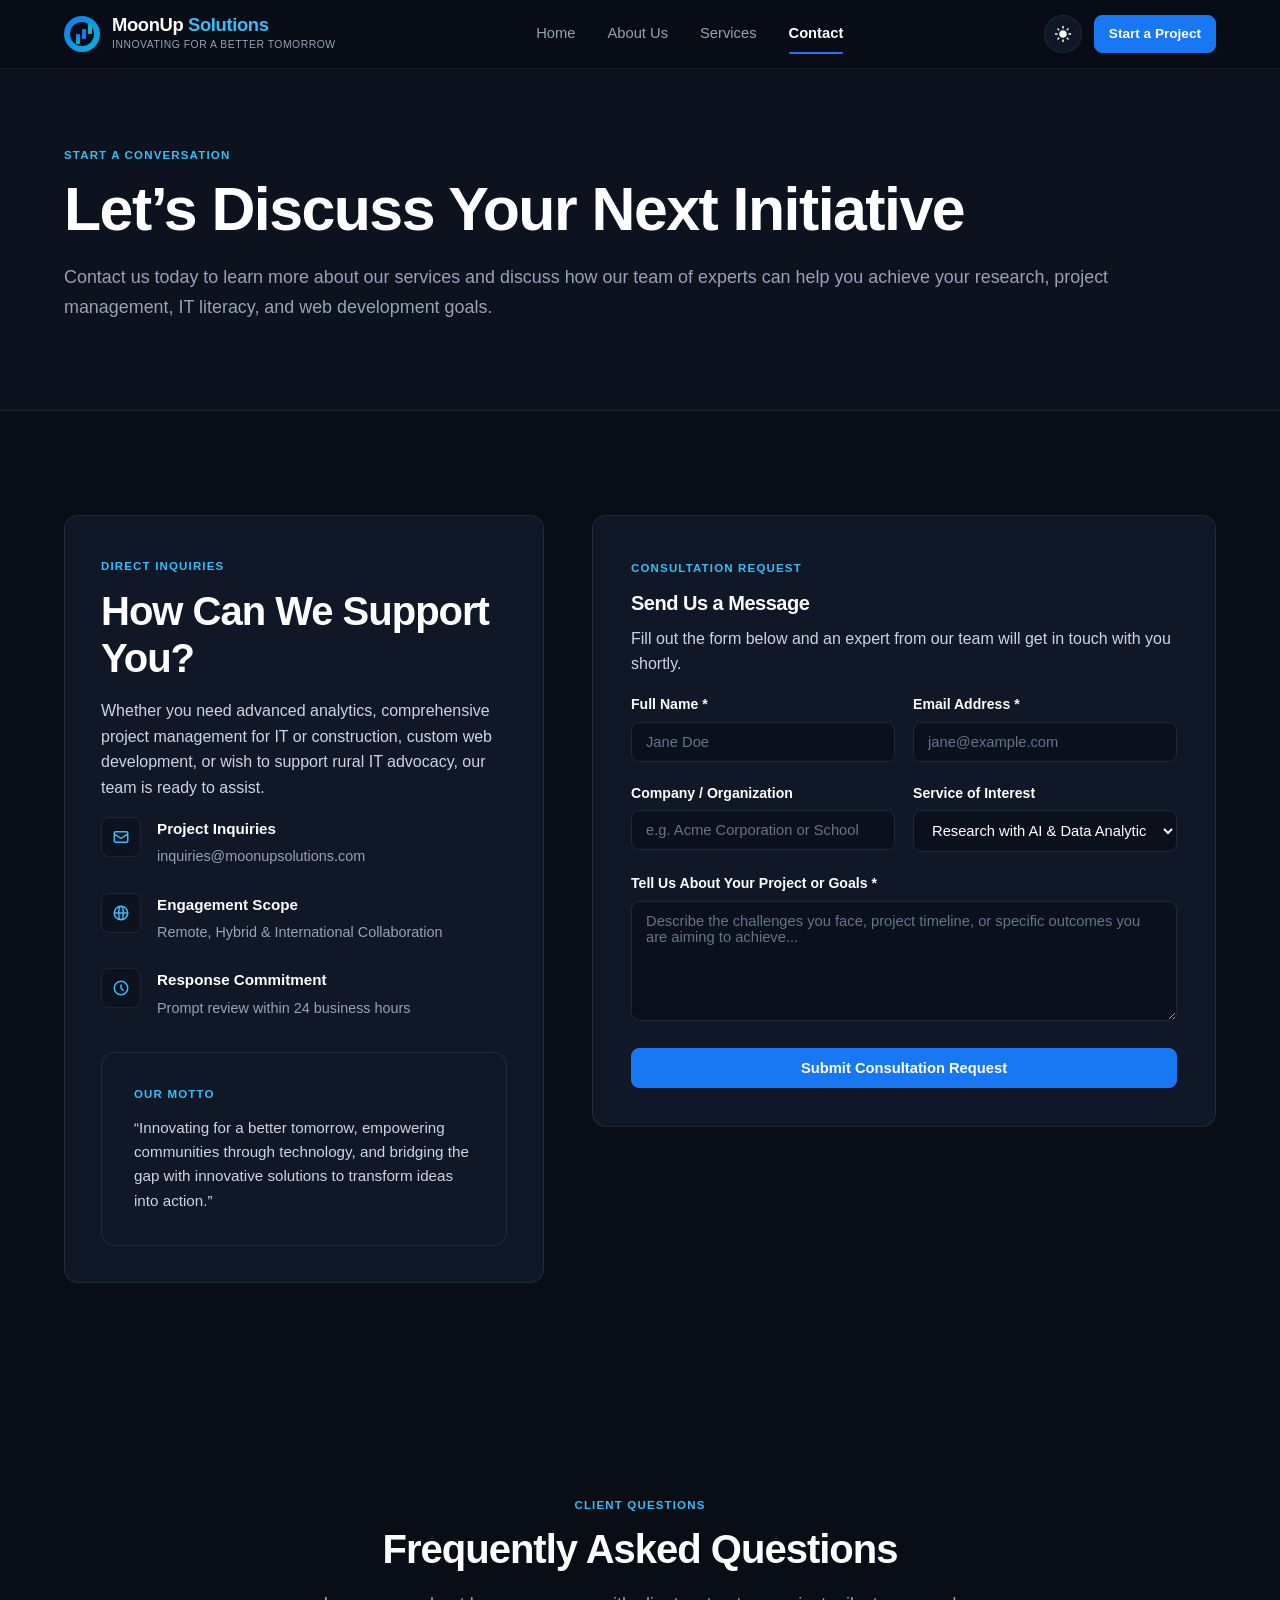
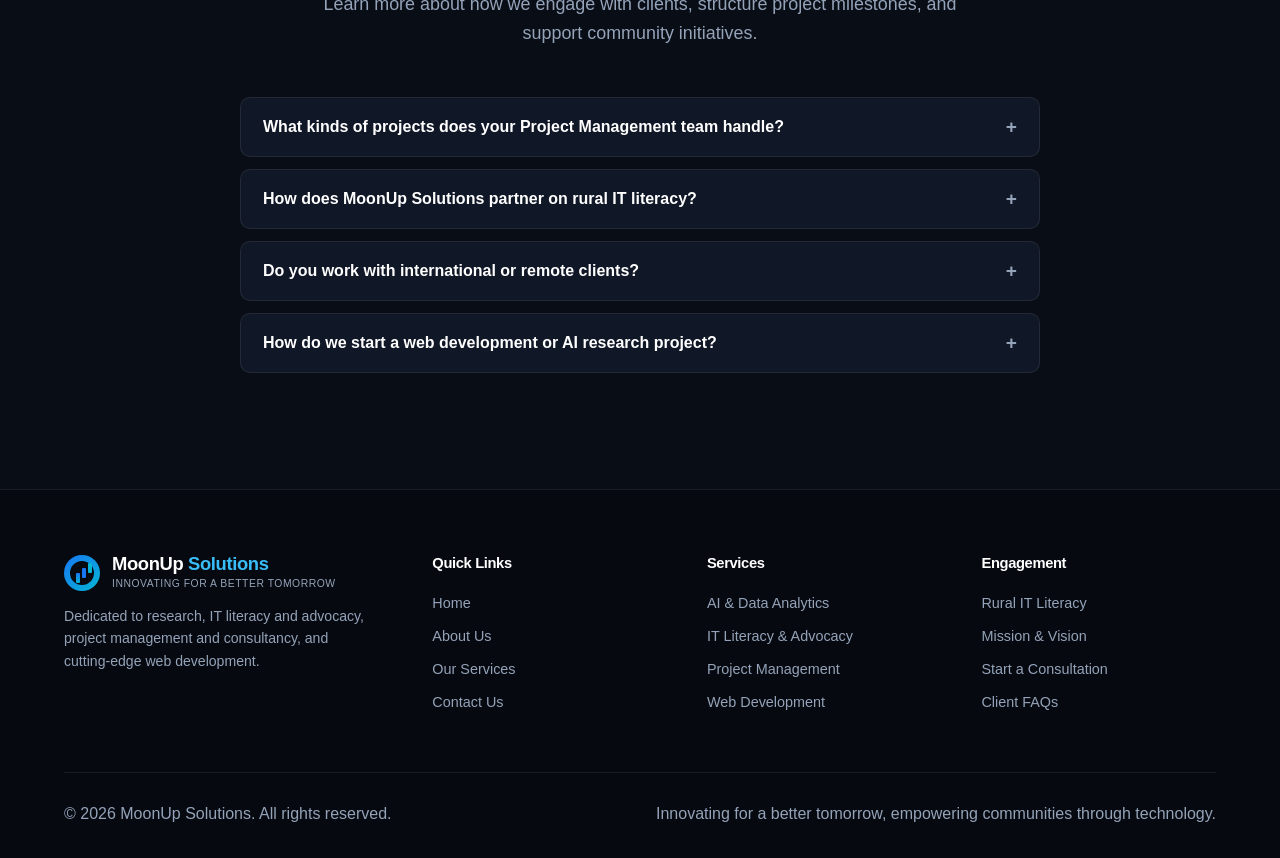
<file: contact.html>
<!doctype html>
<html lang="en">
  <head>
    <meta charset="utf-8" />
    <meta name="viewport" content="width=device-width, initial-scale=1" />
    <title>Contact Us | MoonUp Solutions</title>
    <meta
      name="description"
      content="Get in touch with MoonUp Solutions. Contact us for AI research, rural IT literacy advocacy, project management consultancy, or web development services."
    />
    <meta name="robots" content="index,follow" />
    <meta name="theme-color" content="#090d16" />
    <link
      rel="icon"
      href="data:image/svg+xml,%3Csvg xmlns='http://www.w3.org/2000/svg' viewBox='0 0 64 64'%3E%3Ccircle cx='32' cy='32' r='28' fill='%231877f2'/%3E%3Ccircle cx='37' cy='27' r='21' fill='white'/%3E%3Crect x='20' y='33' width='5' height='12' rx='1' fill='%231877f2'/%3E%3Crect x='28' y='27' width='5' height='18' rx='1' fill='%230284c7'/%3E%3Crect x='36' y='20' width='5' height='25' rx='1' fill='%2306b6d4'/%3E%3C/svg%3E"
    />
    <link rel="stylesheet" href="style.css?v=3" />
    <script>
      (function () {
        const t = localStorage.getItem("moonup-theme") || "dark";
        document.documentElement.setAttribute("data-theme", t);
      })();
    </script>
  </head>
  <body>
    <a class="skip" href="#main">Skip to main content</a>

    <!-- Navigation -->
    <nav class="nav" aria-label="Primary navigation">
      <div class="container navin">
        <a class="brand-logo" href="index.html" aria-label="MoonUp Solutions home">
          <span class="brand-mark" aria-hidden="true"></span>
          <span class="brand-copy">
            <span class="brand-name">MoonUp <em>Solutions</em></span>
            <span class="brand-tag">Innovating for a Better Tomorrow</span>
          </span>
        </a>

        <div class="nav-links">
          <a href="index.html">Home</a>
          <a href="about.html">About Us</a>
          <a href="services.html">Services</a>
          <a href="contact.html" class="active">Contact</a>
          <div class="mobile-nav-cta">
            <a class="btn primary btn-block" href="contact.html">Start a Project</a>
          </div>
        </div>

        <div class="nav-actions">
          <button class="theme-toggle" id="themeToggle" aria-label="Toggle theme"></button>
          <a class="btn sm primary nav-cta" href="contact.html">Start a Project</a>
          <button class="menu-toggle" aria-label="Toggle navigation menu" aria-expanded="false">
            <svg class="icon-bars" width="18" height="18" viewBox="0 0 24 24" fill="none" stroke="currentColor" stroke-width="2.2" stroke-linecap="round"><line x1="3" y1="6" x2="21" y2="6"></line><line x1="3" y1="12" x2="21" y2="12"></line><line x1="3" y1="18" x2="21" y2="18"></line></svg>
            <svg class="icon-close" width="18" height="18" viewBox="0 0 24 24" fill="none" stroke="currentColor" stroke-width="2.2" stroke-linecap="round"><line x1="18" y1="6" x2="6" y2="18"></line><line x1="6" y1="6" x2="18" y2="18"></line></svg>
          </button>
        </div>
      </div>
    </nav>

    <main id="main">
      <!-- Page Hero -->
      <header class="hero-page">
        <div class="container">
          <span class="category-tag">Start a Conversation</span>
          <h1>Let’s Discuss Your Next Initiative</h1>
          <p class="lead">
            Contact us today to learn more about our services and discuss how our team of experts can help you achieve your research, project management, IT literacy, and web development goals.
          </p>
        </div>
      </header>

      <!-- Contact Layout -->
      <section class="section">
        <div class="container">
          <div class="contact-layout">

            <!-- Information Column -->
            <div class="contact-info-panel">
              <span class="category-tag">Direct Inquiries</span>
              <h2>How Can We Support You?</h2>
              <p>
                Whether you need advanced analytics, comprehensive project management for IT or construction, custom web development, or wish to support rural IT advocacy, our team is ready to assist.
              </p>

              <div class="contact-channel">
                <div class="channel-icon" aria-hidden="true">
                  <svg fill="none" viewBox="0 0 24 24" stroke-width="2">
                    <path stroke-linecap="round" stroke-linejoin="round" d="M3 8l7.89 5.26a2 2 0 002.22 0L21 8M5 19h14a2 2 0 002-2V7a2 2 0 00-2-2H5a2 2 0 00-2 2v10a2 2 0 002 2z"></path>
                  </svg>
                </div>
                <div class="channel-detail">
                  <strong>Project Inquiries</strong>
                  <span>inquiries@moonupsolutions.com</span>
                </div>
              </div>

              <div class="contact-channel">
                <div class="channel-icon" aria-hidden="true">
                  <svg fill="none" viewBox="0 0 24 24" stroke-width="2">
                    <path stroke-linecap="round" stroke-linejoin="round" d="M21 12a9 9 0 01-9 9m9-9a9 9 0 00-9-9m9 9H3m9 9a9 9 0 01-9-9m9 9c1.657 0 3-4.03 3-9s-1.343-9-3-9m0 18c-1.657 0-3-4.03-3-9s1.343-9 3-9m-9 9a9 9 0 019-9"></path>
                  </svg>
                </div>
                <div class="channel-detail">
                  <strong>Engagement Scope</strong>
                  <span>Remote, Hybrid & International Collaboration</span>
                </div>
              </div>

              <div class="contact-channel">
                <div class="channel-icon" aria-hidden="true">
                  <svg fill="none" viewBox="0 0 24 24" stroke-width="2">
                    <path stroke-linecap="round" stroke-linejoin="round" d="M12 8v4l3 3m6-3a9 9 0 11-18 0 9 9 0 0118 0z"></path>
                  </svg>
                </div>
                <div class="channel-detail">
                  <strong>Response Commitment</strong>
                  <span>Prompt review within 24 business hours</span>
                </div>
              </div>

              <div class="card mt-32">
                <span class="category-tag">Our Motto</span>
                <p class="mb-0">
                  “Innovating for a better tomorrow, empowering communities through technology, and bridging the gap with innovative solutions to transform ideas into action.”
                </p>
              </div>
            </div>

            <!-- Consultation Form -->
            <div class="contact-form-card">
              <span class="category-tag">Consultation Request</span>
              <h3>Send Us a Message</h3>
              <p>Fill out the form below and an expert from our team will get in touch with you shortly.</p>

              <form id="contactForm" novalidate>
                <div class="form-row">
                  <div class="form-group">
                    <label for="fullName">Full Name *</label>
                    <input type="text" id="fullName" name="fullName" placeholder="Jane Doe" required />
                  </div>
                  <div class="form-group">
                    <label for="emailAddress">Email Address *</label>
                    <input type="email" id="emailAddress" name="emailAddress" placeholder="jane@example.com" required />
                  </div>
                </div>

                <div class="form-row">
                  <div class="form-group">
                    <label for="organization">Company / Organization</label>
                    <input type="text" id="organization" name="organization" placeholder="e.g. Acme Corporation or School" />
                  </div>
                  <div class="form-group">
                    <label for="serviceNeeded">Service of Interest</label>
                    <select id="serviceNeeded" name="serviceNeeded">
                      <option value="Research with AI & Data Analytics">Research with AI & Data Analytics</option>
                      <option value="IT Literacy & Advocacy">IT Literacy & Advocacy</option>
                      <option value="Project Management & Consultancy">Project Management & Consultancy</option>
                      <option value="Web Development">Web Development</option>
                      <option value="General Partnership / Other">General Partnership / Other</option>
                    </select>
                  </div>
                </div>

                <div class="form-group">
                  <label for="projectMessage">Tell Us About Your Project or Goals *</label>
                  <textarea id="projectMessage" name="projectMessage" placeholder="Describe the challenges you face, project timeline, or specific outcomes you are aiming to achieve..." required></textarea>
                </div>

                <button type="submit" class="btn primary btn-block">Submit Consultation Request</button>

                <div id="formAlert" class="form-alert" role="alert"></div>
              </form>
            </div>

          </div>
        </div>
      </section>

      <!-- Frequently Asked Questions -->
      <section class="section" id="faqs">
        <div class="container">
          <div class="section-head center">
            <span class="category-tag">Client Questions</span>
            <h2>Frequently Asked Questions</h2>
            <p class="lead">
              Learn more about how we engage with clients, structure project milestones, and support community initiatives.
            </p>
          </div>

          <div class="faq-list">
            <div class="faq-item">
              <button class="faq-question" type="button">
                <span>What kinds of projects does your Project Management team handle?</span>
                <span class="faq-icon" aria-hidden="true">+</span>
              </button>
              <div class="faq-answer">
                We handle a broad spectrum of projects, ranging from Information Technology deployments and digital transformations to building construction and facility developments. Our services cover risk management, budget and resource controls, quality assurance, safety management, and continuous milestone progress reporting.
              </div>
            </div>

            <div class="faq-item">
              <button class="faq-question" type="button">
                <span>How does MoonUp Solutions partner on rural IT literacy?</span>
                <span class="faq-icon" aria-hidden="true">+</span>
              </button>
              <div class="faq-answer">
                We design structured training programs, provide mentorship, and conduct advocacy to supply technology access and digital education to rural students. We welcome partnerships with schools, NGOs, regional authorities, and corporate donors who share our mission to bridge the digital divide.
              </div>
            </div>

            <div class="faq-item">
              <button class="faq-question" type="button">
                <span>Do you work with international or remote clients?</span>
                <span class="faq-icon" aria-hidden="true">+</span>
              </button>
              <div class="faq-answer">
                Yes. Our delivery model is designed from the ground up for remote, cross-border, and hybrid collaboration, enabling seamless communication across multiple time zones and locations.
              </div>
            </div>

            <div class="faq-item">
              <button class="faq-question" type="button">
                <span>How do we start a web development or AI research project?</span>
                <span class="faq-icon" aria-hidden="true">+</span>
              </button>
              <div class="faq-answer">
                You can begin by submitting the consultation form on this page. Our team will schedule an initial discovery discussion to clarify your objectives, review available data or requirements, and propose a tailored roadmap and transparent budget.
              </div>
            </div>
          </div>
        </div>
      </section>
    </main>

    <!-- Footer -->
    <footer>
      <div class="container">
        <div class="footer-grid">
          <div class="footer-brand">
            <a class="brand-logo" href="index.html" aria-label="MoonUp Solutions home">
              <span class="brand-mark" aria-hidden="true"></span>
              <span class="brand-copy">
                <span class="brand-name">MoonUp <em>Solutions</em></span>
                <span class="brand-tag">Innovating for a Better Tomorrow</span>
              </span>
            </a>
            <p>
              Dedicated to research, IT literacy and advocacy, project management and consultancy, and cutting-edge web development.
            </p>
          </div>

          <div class="footer-col">
            <h4>Quick Links</h4>
            <ul>
              <li><a href="index.html">Home</a></li>
              <li><a href="about.html">About Us</a></li>
              <li><a href="services.html">Our Services</a></li>
              <li><a href="contact.html">Contact Us</a></li>
            </ul>
          </div>

          <div class="footer-col">
            <h4>Services</h4>
            <ul>
              <li><a href="services.html#ai-research">AI & Data Analytics</a></li>
              <li><a href="services.html#it-literacy">IT Literacy & Advocacy</a></li>
              <li><a href="services.html#project-management">Project Management</a></li>
              <li><a href="services.html#web-development">Web Development</a></li>
            </ul>
          </div>

          <div class="footer-col">
            <h4>Engagement</h4>
            <ul>
              <li><a href="about.html#advocacy">Rural IT Literacy</a></li>
              <li><a href="about.html#mission-vision">Mission & Vision</a></li>
              <li><a href="contact.html">Start a Consultation</a></li>
              <li><a href="contact.html#faqs">Client FAQs</a></li>
            </ul>
          </div>
        </div>

        <div class="footer-bottom">
          <p>© 2026 MoonUp Solutions. All rights reserved.</p>
          <p>Innovating for a better tomorrow, empowering communities through technology.</p>
        </div>
      </div>
    </footer>

    <script src="main.js"></script>
  </body>
</html>
</file>
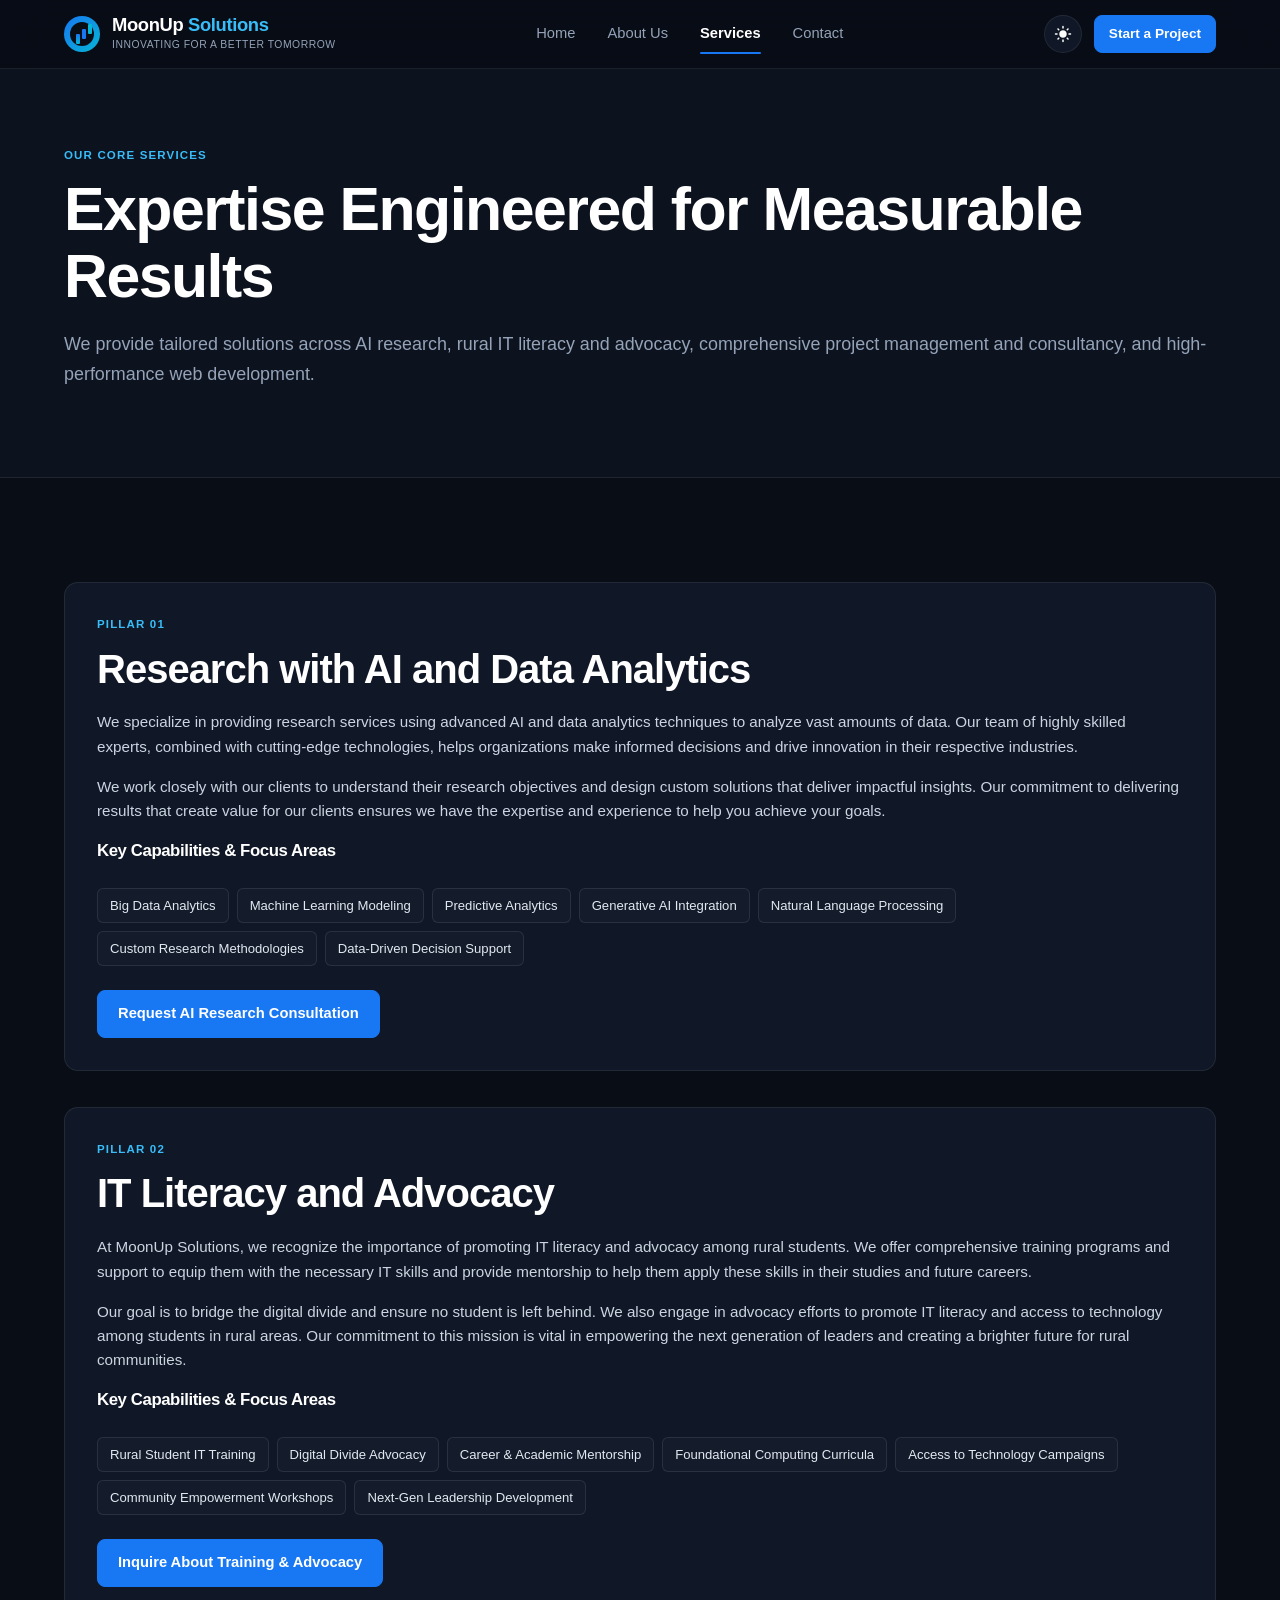
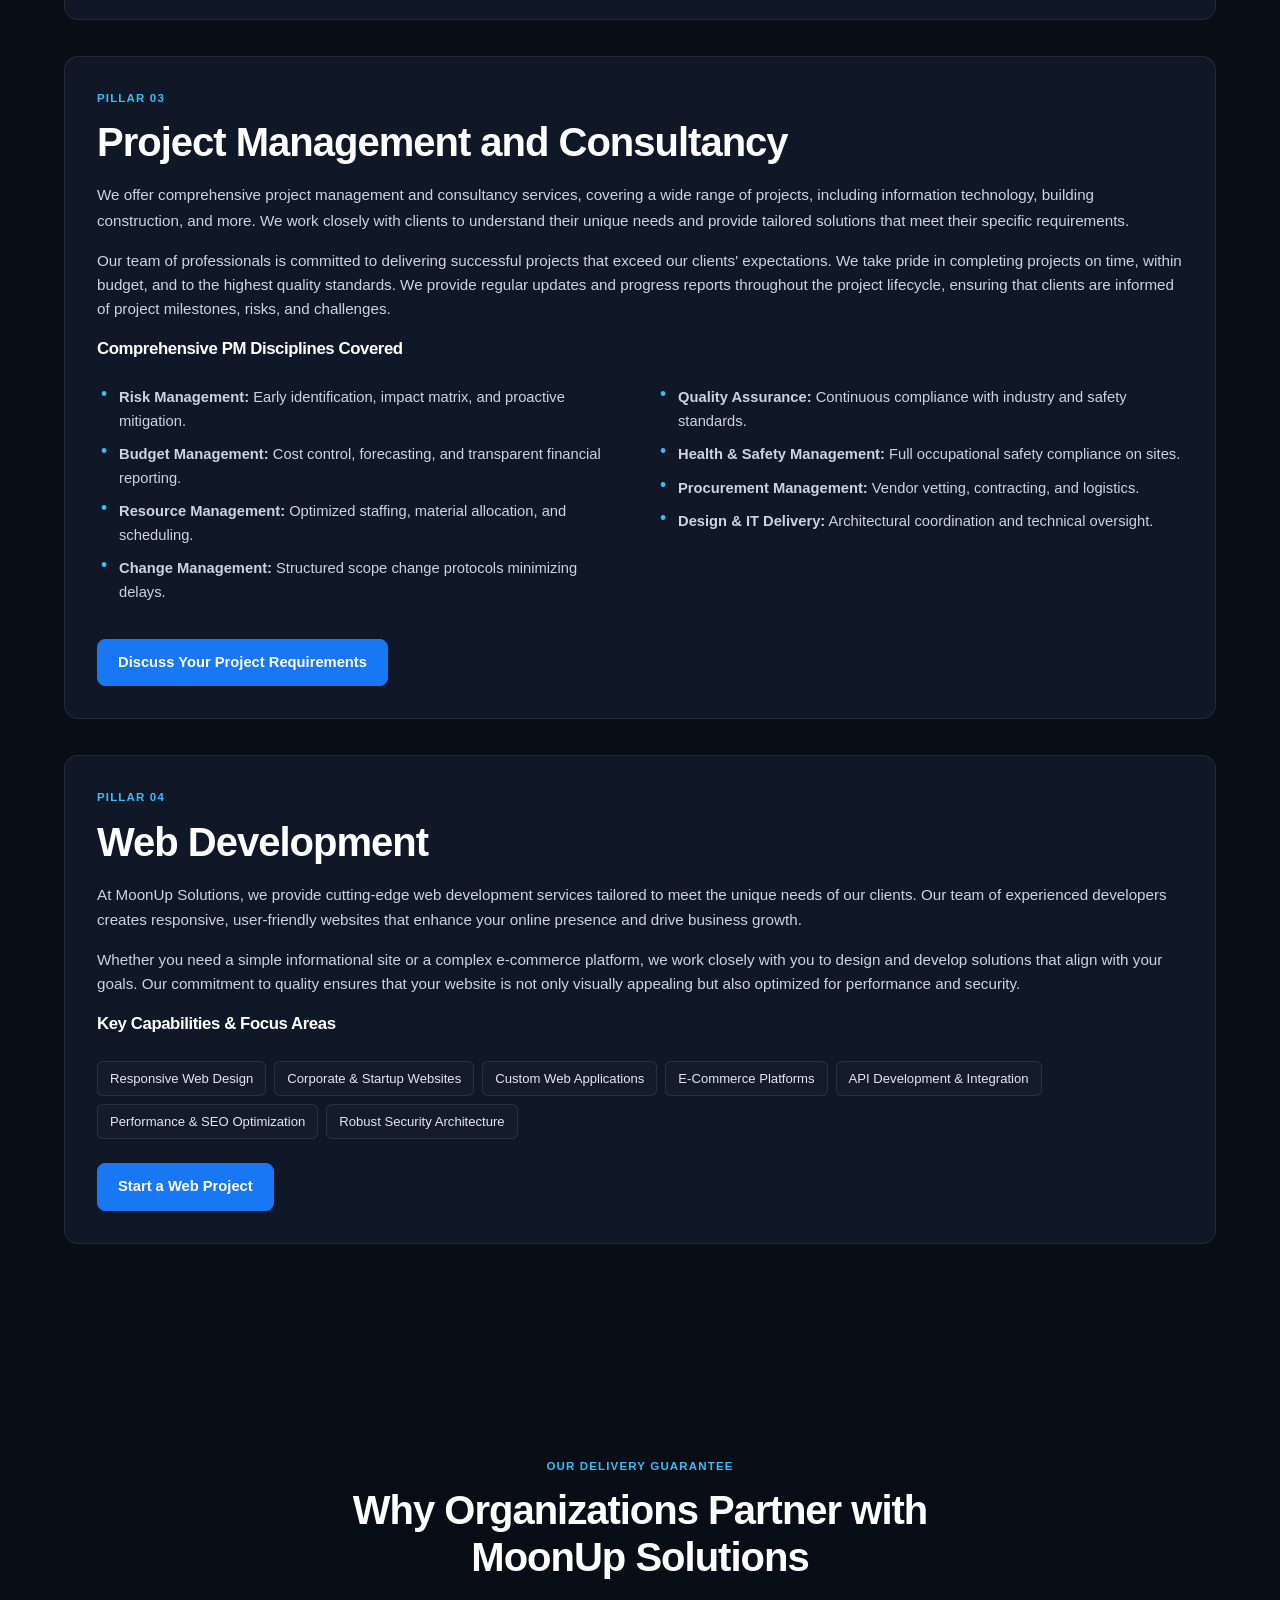
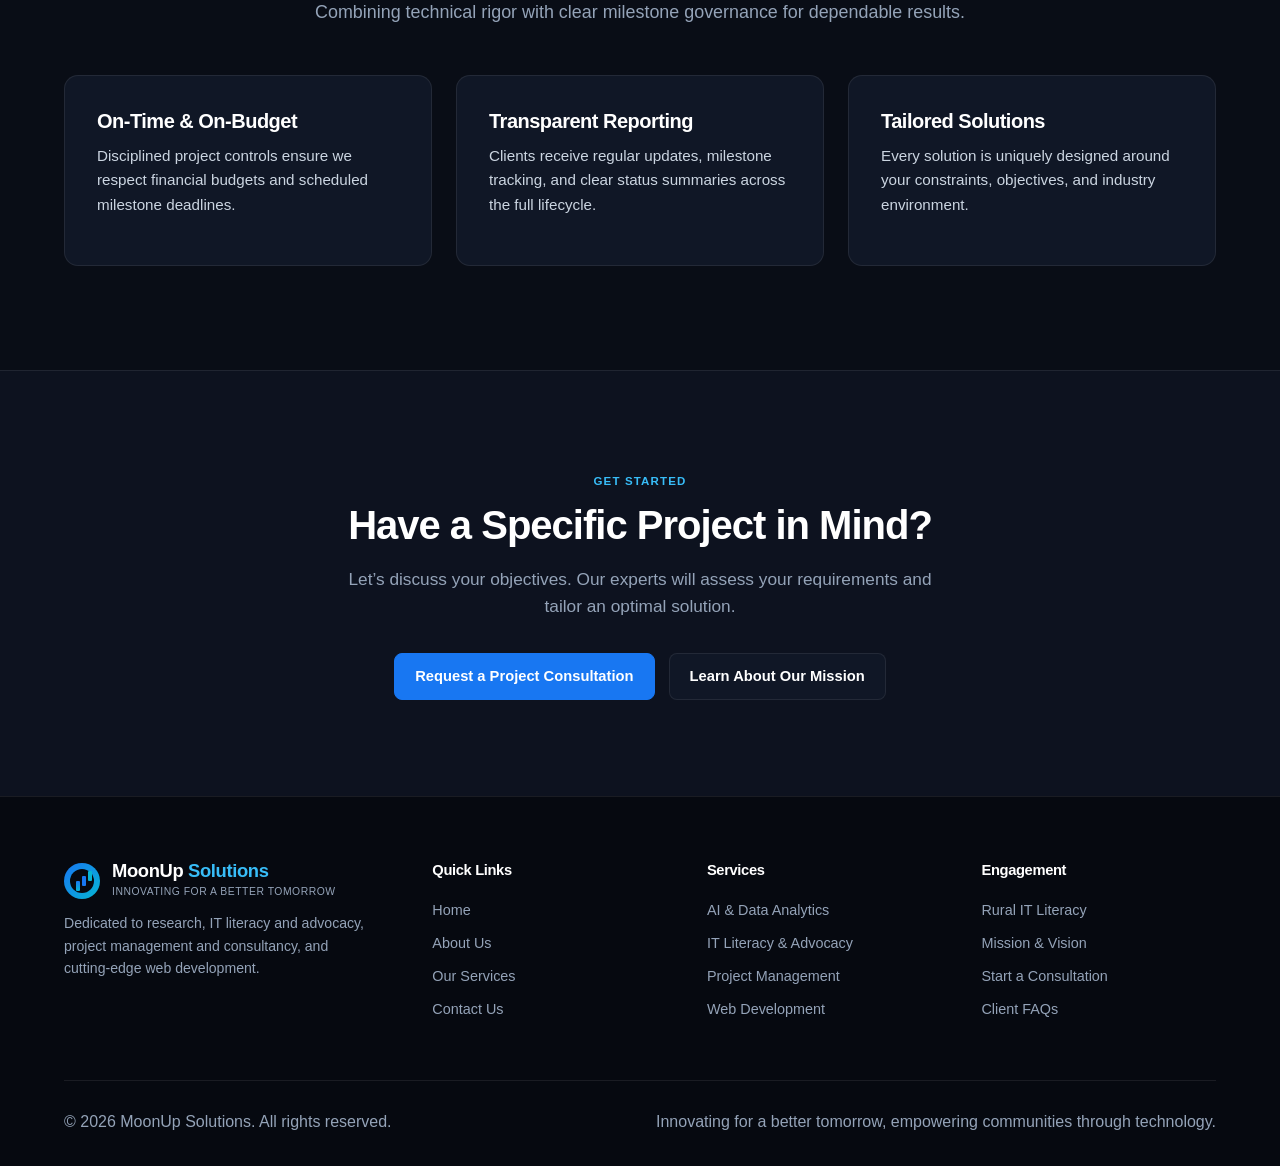
<file: services.html>
<!doctype html>
<html lang="en">
  <head>
    <meta charset="utf-8" />
    <meta name="viewport" content="width=device-width, initial-scale=1" />
    <title>Services | MoonUp Solutions</title>
    <meta
      name="description"
      content="Explore MoonUp Solutions services: AI & Data Analytics Research, IT Literacy & Advocacy, Comprehensive Project Management & Consultancy, and Web Development."
    />
    <meta name="robots" content="index,follow" />
    <meta name="theme-color" content="#090d16" />
    <link
      rel="icon"
      href="data:image/svg+xml,%3Csvg xmlns='http://www.w3.org/2000/svg' viewBox='0 0 64 64'%3E%3Ccircle cx='32' cy='32' r='28' fill='%231877f2'/%3E%3Ccircle cx='37' cy='27' r='21' fill='white'/%3E%3Crect x='20' y='33' width='5' height='12' rx='1' fill='%231877f2'/%3E%3Crect x='28' y='27' width='5' height='18' rx='1' fill='%230284c7'/%3E%3Crect x='36' y='20' width='5' height='25' rx='1' fill='%2306b6d4'/%3E%3C/svg%3E"
    />
    <link rel="stylesheet" href="style.css?v=3" />
    <script>
      (function () {
        const t = localStorage.getItem("moonup-theme") || "dark";
        document.documentElement.setAttribute("data-theme", t);
      })();
    </script>
  </head>
  <body>
    <a class="skip" href="#main">Skip to main content</a>

    <!-- Navigation -->
    <nav class="nav" aria-label="Primary navigation">
      <div class="container navin">
        <a class="brand-logo" href="index.html" aria-label="MoonUp Solutions home">
          <span class="brand-mark" aria-hidden="true"></span>
          <span class="brand-copy">
            <span class="brand-name">MoonUp <em>Solutions</em></span>
            <span class="brand-tag">Innovating for a Better Tomorrow</span>
          </span>
        </a>

        <div class="nav-links">
          <a href="index.html">Home</a>
          <a href="about.html">About Us</a>
          <a href="services.html" class="active">Services</a>
          <a href="contact.html">Contact</a>
          <div class="mobile-nav-cta">
            <a class="btn primary btn-block" href="contact.html">Start a Project</a>
          </div>
        </div>

        <div class="nav-actions">
          <button class="theme-toggle" id="themeToggle" aria-label="Toggle theme"></button>
          <a class="btn sm primary nav-cta" href="contact.html">Start a Project</a>
          <button class="menu-toggle" aria-label="Toggle navigation menu" aria-expanded="false">
            <svg class="icon-bars" width="18" height="18" viewBox="0 0 24 24" fill="none" stroke="currentColor" stroke-width="2.2" stroke-linecap="round"><line x1="3" y1="6" x2="21" y2="6"></line><line x1="3" y1="12" x2="21" y2="12"></line><line x1="3" y1="18" x2="21" y2="18"></line></svg>
            <svg class="icon-close" width="18" height="18" viewBox="0 0 24 24" fill="none" stroke="currentColor" stroke-width="2.2" stroke-linecap="round"><line x1="18" y1="6" x2="6" y2="18"></line><line x1="6" y1="6" x2="18" y2="18"></line></svg>
          </button>
        </div>
      </div>
    </nav>

    <main id="main">
      <!-- Page Hero -->
      <header class="hero-page">
        <div class="container">
          <span class="category-tag">Our Core Services</span>
          <h1>Expertise Engineered for Measurable Results</h1>
          <p class="lead">
            We provide tailored solutions across AI research, rural IT literacy and advocacy, comprehensive project management and consultancy, and high-performance web development.
          </p>
        </div>
      </header>

      <!-- Services List -->
      <section class="section">
        <div class="container">
          <div class="services-stack">

            <!-- Pillar 01: Research with AI and Data Analytics -->
            <article class="card" id="ai-research">
              <span class="category-tag">Pillar 01</span>
              <h2>Research with AI and Data Analytics</h2>
              <p class="lead">
                We specialize in providing research services using advanced AI and data analytics techniques to analyze vast amounts of data. Our team of highly skilled experts, combined with cutting-edge technologies, helps organizations make informed decisions and drive innovation in their respective industries.
              </p>
              <p>
                We work closely with our clients to understand their research objectives and design custom solutions that deliver impactful insights. Our commitment to delivering results that create value for our clients ensures we have the expertise and experience to help you achieve your goals.
              </p>
              
              <h4>Key Capabilities & Focus Areas</h4>
              <ul class="pill-list">
                <li class="pill-item">Big Data Analytics</li>
                <li class="pill-item">Machine Learning Modeling</li>
                <li class="pill-item">Predictive Analytics</li>
                <li class="pill-item">Generative AI Integration</li>
                <li class="pill-item">Natural Language Processing</li>
                <li class="pill-item">Custom Research Methodologies</li>
                <li class="pill-item">Data-Driven Decision Support</li>
              </ul>
              
              <div class="card-action">
                <a class="btn primary" href="contact.html?service=ai-research">Request AI Research Consultation</a>
              </div>
            </article>

            <!-- Pillar 02: IT Literacy and Advocacy -->
            <article class="card" id="it-literacy">
              <span class="category-tag">Pillar 02</span>
              <h2>IT Literacy and Advocacy</h2>
              <p class="lead">
                At MoonUp Solutions, we recognize the importance of promoting IT literacy and advocacy among rural students. We offer comprehensive training programs and support to equip them with the necessary IT skills and provide mentorship to help them apply these skills in their studies and future careers.
              </p>
              <p>
                Our goal is to bridge the digital divide and ensure no student is left behind. We also engage in advocacy efforts to promote IT literacy and access to technology among students in rural areas. Our commitment to this mission is vital in empowering the next generation of leaders and creating a brighter future for rural communities.
              </p>
              
              <h4>Key Capabilities & Focus Areas</h4>
              <ul class="pill-list">
                <li class="pill-item">Rural Student IT Training</li>
                <li class="pill-item">Digital Divide Advocacy</li>
                <li class="pill-item">Career & Academic Mentorship</li>
                <li class="pill-item">Foundational Computing Curricula</li>
                <li class="pill-item">Access to Technology Campaigns</li>
                <li class="pill-item">Community Empowerment Workshops</li>
                <li class="pill-item">Next-Gen Leadership Development</li>
              </ul>

              <div class="card-action">
                <a class="btn primary" href="contact.html?service=it-literacy">Inquire About Training & Advocacy</a>
              </div>
            </article>

            <!-- Pillar 03: Project Management and Consultancy -->
            <article class="card" id="project-management">
              <span class="category-tag">Pillar 03</span>
              <h2>Project Management and Consultancy</h2>
              <p class="lead">
                We offer comprehensive project management and consultancy services, covering a wide range of projects, including information technology, building construction, and more. We work closely with clients to understand their unique needs and provide tailored solutions that meet their specific requirements.
              </p>
              <p>
                Our team of professionals is committed to delivering successful projects that exceed our clients' expectations. We take pride in completing projects on time, within budget, and to the highest quality standards. We provide regular updates and progress reports throughout the project lifecycle, ensuring that clients are informed of project milestones, risks, and challenges.
              </p>
              
              <h4>Comprehensive PM Disciplines Covered</h4>
              <div class="grid2">
                <ul class="checklist">
                  <li><strong>Risk Management:</strong> Early identification, impact matrix, and proactive mitigation.</li>
                  <li><strong>Budget Management:</strong> Cost control, forecasting, and transparent financial reporting.</li>
                  <li><strong>Resource Management:</strong> Optimized staffing, material allocation, and scheduling.</li>
                  <li><strong>Change Management:</strong> Structured scope change protocols minimizing delays.</li>
                </ul>
                <ul class="checklist">
                  <li><strong>Quality Assurance:</strong> Continuous compliance with industry and safety standards.</li>
                  <li><strong>Health & Safety Management:</strong> Full occupational safety compliance on sites.</li>
                  <li><strong>Procurement Management:</strong> Vendor vetting, contracting, and logistics.</li>
                  <li><strong>Design & IT Delivery:</strong> Architectural coordination and technical oversight.</li>
                </ul>
              </div>

              <div class="card-action">
                <a class="btn primary" href="contact.html?service=project-management">Discuss Your Project Requirements</a>
              </div>
            </article>

            <!-- Pillar 04: Web Development -->
            <article class="card" id="web-development">
              <span class="category-tag">Pillar 04</span>
              <h2>Web Development</h2>
              <p class="lead">
                At MoonUp Solutions, we provide cutting-edge web development services tailored to meet the unique needs of our clients. Our team of experienced developers creates responsive, user-friendly websites that enhance your online presence and drive business growth.
              </p>
              <p>
                Whether you need a simple informational site or a complex e-commerce platform, we work closely with you to design and develop solutions that align with your goals. Our commitment to quality ensures that your website is not only visually appealing but also optimized for performance and security.
              </p>
              
              <h4>Key Capabilities & Focus Areas</h4>
              <ul class="pill-list">
                <li class="pill-item">Responsive Web Design</li>
                <li class="pill-item">Corporate & Startup Websites</li>
                <li class="pill-item">Custom Web Applications</li>
                <li class="pill-item">E-Commerce Platforms</li>
                <li class="pill-item">API Development & Integration</li>
                <li class="pill-item">Performance & SEO Optimization</li>
                <li class="pill-item">Robust Security Architecture</li>
              </ul>

              <div class="card-action">
                <a class="btn primary" href="contact.html?service=web-development">Start a Web Project</a>
              </div>
            </article>

          </div>
        </div>
      </section>

      <!-- Why Choose Us -->
      <section class="section">
        <div class="container">
          <div class="section-head center">
            <span class="category-tag">Our Delivery Guarantee</span>
            <h2>Why Organizations Partner with MoonUp Solutions</h2>
            <p class="lead">
              Combining technical rigor with clear milestone governance for dependable results.
            </p>
          </div>

          <div class="grid3">
            <div class="card">
              <h3>On-Time & On-Budget</h3>
              <p>Disciplined project controls ensure we respect financial budgets and scheduled milestone deadlines.</p>
            </div>

            <div class="card">
              <h3>Transparent Reporting</h3>
              <p>Clients receive regular updates, milestone tracking, and clear status summaries across the full lifecycle.</p>
            </div>

            <div class="card">
              <h3>Tailored Solutions</h3>
              <p>Every solution is uniquely designed around your constraints, objectives, and industry environment.</p>
            </div>
          </div>
        </div>
      </section>

      <!-- CTA Strip -->
      <section class="cta-strip">
        <div class="container">
          <span class="category-tag">Get Started</span>
          <h2>Have a Specific Project in Mind?</h2>
          <p>
            Let’s discuss your objectives. Our experts will assess your requirements and tailor an optimal solution.
          </p>
          <div class="hero-actions center-actions">
            <a class="btn primary" href="contact.html">Request a Project Consultation</a>
            <a class="btn secondary" href="about.html">Learn About Our Mission</a>
          </div>
        </div>
      </section>
    </main>

    <!-- Footer -->
    <footer>
      <div class="container">
        <div class="footer-grid">
          <div class="footer-brand">
            <a class="brand-logo" href="index.html" aria-label="MoonUp Solutions home">
              <span class="brand-mark" aria-hidden="true"></span>
              <span class="brand-copy">
                <span class="brand-name">MoonUp <em>Solutions</em></span>
                <span class="brand-tag">Innovating for a Better Tomorrow</span>
              </span>
            </a>
            <p>
              Dedicated to research, IT literacy and advocacy, project management and consultancy, and cutting-edge web development.
            </p>
          </div>

          <div class="footer-col">
            <h4>Quick Links</h4>
            <ul>
              <li><a href="index.html">Home</a></li>
              <li><a href="about.html">About Us</a></li>
              <li><a href="services.html">Our Services</a></li>
              <li><a href="contact.html">Contact Us</a></li>
            </ul>
          </div>

          <div class="footer-col">
            <h4>Services</h4>
            <ul>
              <li><a href="services.html#ai-research">AI & Data Analytics</a></li>
              <li><a href="services.html#it-literacy">IT Literacy & Advocacy</a></li>
              <li><a href="services.html#project-management">Project Management</a></li>
              <li><a href="services.html#web-development">Web Development</a></li>
            </ul>
          </div>

          <div class="footer-col">
            <h4>Engagement</h4>
            <ul>
              <li><a href="about.html#advocacy">Rural IT Literacy</a></li>
              <li><a href="about.html#mission-vision">Mission & Vision</a></li>
              <li><a href="contact.html">Start a Consultation</a></li>
              <li><a href="contact.html#faqs">Client FAQs</a></li>
            </ul>
          </div>
        </div>

        <div class="footer-bottom">
          <p>© 2026 MoonUp Solutions. All rights reserved.</p>
          <p>Innovating for a better tomorrow, empowering communities through technology.</p>
        </div>
      </div>
    </footer>

    <script src="main.js"></script>
  </body>
</html>
</file>
<file: style.css>
/* ==========================================================================
   MoonUp Solutions - Meta-Grade Design System & Semantic Theme Engine
   Default: Obsidian Tech Dark Mode
   Toggled: Clean Slate Light Mode ([data-theme="light"])
   ========================================================================== */

:root,
[data-theme="dark"] {
  --bg-canvas: #090d16;
  --bg-surface: #101726;
  --bg-surface-hover: #151f33;
  --bg-surface-subtle: #0d121f;
  --bg-card: #101726;
  --bg-card-hover: #151f33;

  --border-subtle: rgba(255, 255, 255, 0.08);
  --border-hover: rgba(255, 255, 255, 0.18);
  --border-focus: #38bdf8;

  --text-primary: #ffffff;
  --text-secondary: #cbd5e1;
  --text-muted: #94a3b8;
  --text-dim: #64748b;

  --brand-primary: #1877f2;
  --brand-hover: #0d65d9;
  --brand-accent: #38bdf8;
  --brand-subtle: rgba(24, 119, 242, 0.12);

  --pill-bg: #141c2c;
  --pill-border: rgba(255, 255, 255, 0.09);
  --pill-text: #e2e8f0;

  --input-bg: #0b111c;
  --input-border: #1e293b;
  --input-text: #ffffff;
  --input-placeholder: #64748b;

  --nav-bg: rgba(9, 13, 22, 0.82);
  --footer-bg: #060910;

  --shadow-sm: 0 2px 8px rgba(0, 0, 0, 0.25);
  --shadow-md: 0 10px 30px rgba(0, 0, 0, 0.35);
  --shadow-lg: 0 20px 50px rgba(0, 0, 0, 0.45);

  --ambient-glow: radial-gradient(circle at 75% 20%, rgba(24, 119, 242, 0.14) 0%, rgba(56, 189, 248, 0.08) 30%, transparent 65%);
}

[data-theme="light"] {
  --bg-canvas: #ffffff;
  --bg-surface: #ffffff;
  --bg-surface-hover: #f8fafc;
  --bg-surface-subtle: #f8fafc;
  --bg-card: #ffffff;
  --bg-card-hover: #f8fafc;

  --border-subtle: #e2e8f0;
  --border-hover: #cbd5e1;
  --border-focus: #1877f2;

  --text-primary: #0f172a;
  --text-secondary: #334155;
  --text-muted: #64748b;
  --text-dim: #94a3b8;

  --brand-primary: #1877f2;
  --brand-hover: #0d65d9;
  --brand-accent: #0284c7;
  --brand-subtle: #eff6ff;

  --pill-bg: #f1f5f9;
  --pill-border: #e2e8f0;
  --pill-text: #1e293b;

  --input-bg: #ffffff;
  --input-border: #cbd5e1;
  --input-text: #0f172a;
  --input-placeholder: #94a3b8;

  --nav-bg: rgba(255, 255, 255, 0.88);
  --footer-bg: #f8fafc;

  --shadow-sm: 0 2px 6px rgba(15, 23, 42, 0.04);
  --shadow-md: 0 8px 24px rgba(15, 23, 42, 0.06);
  --shadow-lg: 0 16px 40px rgba(15, 23, 42, 0.08);

  --ambient-glow: radial-gradient(circle at 80% 20%, rgba(24, 119, 242, 0.06) 0%, rgba(56, 189, 248, 0.04) 30%, transparent 65%);
}

/* Base Reset & Typography */
* {
  box-sizing: border-box;
  margin: 0;
  padding: 0;
}

html {
  scroll-behavior: smooth;
  background-color: var(--bg-canvas);
  color-scheme: dark light;
}

body {
  font-family:
    Inter,
    -apple-system,
    BlinkMacSystemFont,
    "SF Pro Display",
    "Segoe UI",
    Roboto,
    sans-serif;
  color: var(--text-primary);
  background-color: var(--bg-canvas);
  line-height: 1.6;
  -webkit-font-smoothing: antialiased;
  -moz-osx-font-smoothing: grayscale;
  transition: background-color 0.25s ease, color 0.25s ease;
}

a {
  color: inherit;
  text-decoration: none;
  transition: color 0.2s ease, opacity 0.2s ease;
}

.container {
  width: min(1160px, 90%);
  margin: 0 auto;
}

.skip {
  position: absolute;
  left: -9999px;
  top: 16px;
  z-index: 999;
  background: var(--bg-surface);
  color: var(--text-primary);
  padding: 10px 16px;
  border-radius: 8px;
  border: 1px solid var(--border-subtle);
  font-weight: 600;
}

.skip:focus {
  left: 16px;
}

/* ==========================================================================
   Navigation
   ========================================================================== */
.nav {
  position: sticky;
  top: 0;
  z-index: 100;
  background: var(--nav-bg);
  backdrop-filter: blur(20px);
  -webkit-backdrop-filter: blur(20px);
  border-bottom: 1px solid var(--border-subtle);
  transition: background-color 0.25s ease, border-color 0.25s ease;
}

.navin {
  height: 68px;
  display: flex;
  align-items: center;
  justify-content: space-between;
  gap: 24px;
}

.brand-logo {
  display: flex;
  align-items: center;
  gap: 12px;
  text-decoration: none;
}

.brand-mark {
  position: relative;
  width: 36px;
  height: 36px;
  border-radius: 50%;
  background: linear-gradient(135deg, #1877f2, #06b6d4);
  flex-shrink: 0;
}

.brand-mark:before {
  content: "";
  position: absolute;
  inset: 6px;
  border-radius: 50%;
  background: var(--bg-canvas);
  transition: background-color 0.25s ease;
}

.brand-mark:after {
  content: "";
  position: absolute;
  left: 12px;
  bottom: 8px;
  width: 4px;
  height: 10px;
  background: linear-gradient(#1877f2, #06b6d4);
  box-shadow:
    6px -5px 0 #1877f2,
    12px -10px 0 #06b6d4;
  border-radius: 1px;
}

.brand-copy {
  display: flex;
  flex-direction: column;
}

.brand-name {
  font-weight: 700;
  color: var(--text-primary);
  letter-spacing: -0.02em;
  font-size: 1.15rem;
  line-height: 1.1;
}

.brand-name em {
  font-style: normal;
  color: var(--brand-accent);
}

.brand-tag {
  font-size: 0.65rem;
  color: var(--text-muted);
  letter-spacing: 0.05em;
  text-transform: uppercase;
  font-weight: 500;
  margin-top: 2px;
}

.nav-links {
  display: flex;
  align-items: center;
  gap: 32px;
  font-size: 0.92rem;
  font-weight: 500;
}

.nav-links a {
  color: var(--text-muted);
  position: relative;
  padding: 4px 0;
}

.nav-links a:hover {
  color: var(--text-primary);
}

.nav-links a.active {
  color: var(--text-primary);
  font-weight: 600;
}

.nav-links a.active::after {
  content: "";
  position: absolute;
  left: 0;
  bottom: -4px;
  width: 100%;
  height: 2px;
  background: var(--brand-primary);
  border-radius: 2px;
}

.nav-actions {
  display: flex;
  align-items: center;
  gap: 12px;
}

/* Theme Toggle Button (SVG Icon) */
.theme-toggle {
  display: inline-flex;
  align-items: center;
  justify-content: center;
  width: 38px;
  height: 38px;
  border-radius: 50%;
  border: 1px solid var(--border-subtle);
  background: var(--bg-surface);
  color: var(--text-primary);
  cursor: pointer;
  transition: all 0.2s ease;
  padding: 0;
}

.theme-toggle:hover {
  background: var(--bg-surface-hover);
  border-color: var(--border-hover);
}

.theme-toggle svg {
  width: 18px;
  height: 18px;
  fill: currentColor;
}

.menu-toggle {
  display: none;
  align-items: center;
  justify-content: center;
  width: 38px;
  height: 38px;
  border-radius: 8px;
  border: 1px solid var(--border-subtle);
  background: var(--bg-surface);
  color: var(--text-primary);
  cursor: pointer;
  transition: all 0.2s ease;
  padding: 0;
  flex-shrink: 0;
}

.menu-toggle:hover {
  background: var(--bg-surface-hover);
  border-color: var(--border-hover);
}

.menu-toggle svg {
  stroke: currentColor;
}

.menu-toggle .icon-close {
  display: none;
}

.menu-toggle[aria-expanded="true"] .icon-bars {
  display: none;
}

.menu-toggle[aria-expanded="true"] .icon-close {
  display: block;
}

.mobile-nav-cta {
  display: none;
}

/* Buttons */
.btn {
  display: inline-flex;
  align-items: center;
  justify-content: center;
  gap: 8px;
  padding: 11px 20px;
  border-radius: 8px;
  font-weight: 600;
  font-size: 0.92rem;
  border: 1px solid transparent;
  cursor: pointer;
  transition: all 0.2s ease;
  text-decoration: none;
}

.btn.primary {
  background: var(--brand-primary);
  color: #ffffff;
  border-color: var(--brand-primary);
}

.btn.primary:hover {
  background: var(--brand-hover);
  border-color: var(--brand-hover);
  transform: translateY(-1px);
}

.btn.secondary {
  background: var(--bg-surface);
  color: var(--text-primary);
  border-color: var(--border-subtle);
}

.btn.secondary:hover {
  background: var(--bg-surface-hover);
  border-color: var(--border-hover);
  transform: translateY(-1px);
}

.btn.sm {
  padding: 7px 14px;
  font-size: 0.85rem;
}

.btn-block {
  width: 100%;
}

.center-actions {
  justify-content: center;
}

.services-stack {
  display: flex;
  flex-direction: column;
  gap: 36px;
}

.card-action {
  margin-top: 24px;
}

.mt-32 {
  margin-top: 32px;
}

.mb-0 {
  margin-bottom: 0;
}

/* ==========================================================================
   Typography & Meta Clean Layout
   ========================================================================== */
h1, h2, h3, h4 {
  color: var(--text-primary);
  letter-spacing: -0.025em;
  font-weight: 700;
}

h1 {
  font-size: clamp(2.5rem, 5vw, 3.8rem);
  line-height: 1.1;
  margin-bottom: 20px;
}

h2 {
  font-size: clamp(1.85rem, 3.5vw, 2.5rem);
  line-height: 1.18;
  margin-bottom: 16px;
}

h3 {
  font-size: 1.25rem;
  line-height: 1.3;
  margin-bottom: 10px;
}

h4 {
  font-size: 1.05rem;
  line-height: 1.35;
  margin-bottom: 8px;
}

p {
  color: var(--text-secondary);
  font-size: 1rem;
  margin-bottom: 16px;
}

.lead {
  font-size: 1.12rem;
  line-height: 1.65;
  color: var(--text-muted);
}

.category-tag {
  display: inline-block;
  font-size: 0.72rem;
  font-weight: 700;
  letter-spacing: 0.1em;
  text-transform: uppercase;
  color: var(--brand-accent);
  margin-bottom: 12px;
}

.section {
  padding: 104px 0;
}

.section-head {
  max-width: 680px;
  margin-bottom: 48px;
}

.section-head.center {
  margin-left: auto;
  margin-right: auto;
  text-align: center;
}

/* ==========================================================================
   Hero Sections
   ========================================================================== */
.hero {
  position: relative;
  padding: 108px 0 88px;
  background: var(--bg-canvas);
  border-bottom: 1px solid var(--border-subtle);
  overflow: hidden;
}

.hero::after {
  content: "";
  position: absolute;
  inset: 0;
  background: var(--ambient-glow);
  pointer-events: none;
  z-index: 1;
}

.hero-inner {
  position: relative;
  z-index: 2;
  max-width: 820px;
}

.hero-page {
  padding: 72px 0;
  background: var(--bg-surface-subtle);
  border-bottom: 1px solid var(--border-subtle);
}

.hero-actions {
  display: flex;
  gap: 14px;
  flex-wrap: wrap;
  margin-top: 32px;
}

.trust-strip {
  display: grid;
  grid-template-columns: repeat(4, 1fr);
  gap: 16px;
  margin-top: 56px;
  position: relative;
  z-index: 2;
}

.trust-item {
  background: var(--bg-surface);
  border: 1px solid var(--border-subtle);
  border-radius: 10px;
  padding: 16px 20px;
  display: flex;
  align-items: center;
  gap: 10px;
  font-size: 0.92rem;
  font-weight: 600;
  color: var(--text-primary);
  transition: all 0.2s ease;
}

.trust-item:hover {
  border-color: var(--border-hover);
  transform: translateY(-2px);
}

.trust-indicator {
  width: 6px;
  height: 6px;
  border-radius: 50%;
  background: var(--brand-accent);
  flex-shrink: 0;
}

/* ==========================================================================
   Editorial Motto Feature (Clean & High-Impact)
   ========================================================================== */
.motto-section {
  padding: 72px 0;
  background: var(--bg-surface-subtle);
  border-bottom: 1px solid var(--border-subtle);
}

.motto-card {
  max-width: 840px;
  margin: 0 auto;
  text-align: center;
}

.motto-card blockquote {
  font-size: clamp(1.25rem, 2.3vw, 1.7rem);
  font-weight: 500;
  line-height: 1.5;
  color: var(--text-primary);
  letter-spacing: -0.015em;
  margin: 16px 0 0;
}

/* ==========================================================================
   Grid & Card Components
   ========================================================================== */
.grid4 {
  display: grid;
  grid-template-columns: repeat(4, 1fr);
  gap: 24px;
}

.grid3 {
  display: grid;
  grid-template-columns: repeat(3, 1fr);
  gap: 24px;
}

.grid2 {
  display: grid;
  grid-template-columns: repeat(2, 1fr);
  gap: 32px;
}

.card {
  background: var(--bg-card);
  border: 1px solid var(--border-subtle);
  border-radius: 14px;
  padding: 32px;
  display: flex;
  flex-direction: column;
  transition: all 0.2s ease;
}

.card:hover {
  border-color: var(--border-hover);
  background: var(--bg-card-hover);
  transform: translateY(-2px);
  box-shadow: var(--shadow-sm);
}

.card-icon {
  width: 44px;
  height: 44px;
  border-radius: 10px;
  background: var(--brand-subtle);
  color: var(--brand-accent);
  display: flex;
  align-items: center;
  justify-content: center;
  margin-bottom: 20px;
}

.card-icon svg {
  width: 22px;
  height: 22px;
  stroke: currentColor;
}

.card p {
  flex-grow: 1;
  color: var(--text-secondary);
  font-size: 0.95rem;
}

.card-link {
  display: inline-flex;
  align-items: center;
  gap: 6px;
  color: var(--brand-accent);
  font-weight: 600;
  font-size: 0.9rem;
  margin-top: 18px;
}

.card-link:hover {
  color: var(--brand-primary);
}

/* Checklist */
.checklist {
  list-style: none;
  margin: 18px 0 0;
}

.checklist li {
  position: relative;
  padding-left: 22px;
  margin-bottom: 10px;
  color: var(--text-secondary);
  font-size: 0.92rem;
}

.checklist li::before {
  content: "•";
  position: absolute;
  left: 4px;
  color: var(--brand-accent);
  font-size: 1.1rem;
  line-height: 1;
}

/* Capability Pills */
.pill-list {
  display: flex;
  flex-wrap: wrap;
  gap: 8px;
  margin-top: 18px;
  list-style: none;
}

.pill-item {
  background: var(--pill-bg);
  border: 1px solid var(--pill-border);
  color: var(--pill-text);
  font-size: 0.82rem;
  font-weight: 500;
  padding: 6px 12px;
  border-radius: 6px;
}

/* Process Steps (Clean Numbering, No Dashes) */
.process-grid {
  display: grid;
  grid-template-columns: repeat(4, 1fr);
  gap: 20px;
}

.process-step {
  background: var(--bg-card);
  border: 1px solid var(--border-subtle);
  border-radius: 12px;
  padding: 28px 24px;
  transition: all 0.2s ease;
}

.process-step:hover {
  border-color: var(--border-hover);
  transform: translateY(-2px);
}

.step-num {
  font-size: 0.85rem;
  font-weight: 700;
  color: var(--brand-accent);
  letter-spacing: 0.05em;
  margin-bottom: 12px;
  display: block;
}

.process-step h3 {
  font-size: 1.15rem;
  margin-bottom: 8px;
}

.process-step p {
  font-size: 0.9rem;
  color: var(--text-muted);
  margin-bottom: 0;
}

/* ==========================================================================
   Advocacy Feature (Dignified & Clean)
   ========================================================================== */
.feature-box {
  background: var(--bg-surface);
  border: 1px solid var(--border-subtle);
  border-radius: 16px;
  padding: 48px;
  display: grid;
  grid-template-columns: 1.25fr 0.75fr;
  gap: 40px;
  align-items: center;
}

.feature-panel {
  background: var(--bg-surface-subtle);
  border: 1px solid var(--border-subtle);
  border-radius: 12px;
  padding: 32px;
}

/* ==========================================================================
   Contact & Form Styles
   ========================================================================== */
.contact-layout {
  display: grid;
  grid-template-columns: 1fr 1.3fr;
  gap: 48px;
  align-items: start;
}

.contact-info-panel {
  background: var(--bg-surface);
  border: 1px solid var(--border-subtle);
  border-radius: 14px;
  padding: 36px;
}

.contact-channel {
  display: flex;
  gap: 16px;
  margin-bottom: 24px;
}

.channel-icon {
  width: 40px;
  height: 40px;
  border-radius: 8px;
  background: var(--bg-surface-subtle);
  border: 1px solid var(--border-subtle);
  color: var(--brand-accent);
  display: flex;
  align-items: center;
  justify-content: center;
  flex-shrink: 0;
}

.channel-icon svg {
  width: 18px;
  height: 18px;
  stroke: currentColor;
}

.channel-detail strong {
  display: block;
  color: var(--text-primary);
  font-size: 0.95rem;
  margin-bottom: 2px;
}

.channel-detail span, .channel-detail a {
  color: var(--text-muted);
  font-size: 0.9rem;
}

.contact-form-card {
  background: var(--bg-surface);
  border: 1px solid var(--border-subtle);
  border-radius: 14px;
  padding: 38px;
}

.form-group {
  margin-bottom: 20px;
}

.form-row {
  display: grid;
  grid-template-columns: 1fr 1fr;
  gap: 18px;
}

label {
  display: block;
  font-weight: 600;
  color: var(--text-primary);
  font-size: 0.88rem;
  margin-bottom: 6px;
}

input[type="text"],
input[type="email"],
input[type="tel"],
input[type="password"],
select,
textarea {
  width: 100%;
  padding: 11px 14px;
  border: 1px solid var(--input-border);
  border-radius: 8px;
  background: var(--input-bg);
  color: var(--input-text);
  font-family: inherit;
  font-size: 0.92rem;
  outline: none;
  transition: border-color 0.2s ease, box-shadow 0.2s ease;
}

input::placeholder,
textarea::placeholder {
  color: var(--input-placeholder);
}

input:focus,
select:focus,
textarea:focus {
  border-color: var(--border-focus);
  box-shadow: 0 0 0 3px rgba(24, 119, 242, 0.15);
}

textarea {
  resize: vertical;
  min-height: 120px;
}

.form-alert {
  padding: 14px 16px;
  border-radius: 8px;
  margin-top: 20px;
  font-weight: 500;
  font-size: 0.9rem;
  display: none;
}

.form-alert.success {
  background: rgba(16, 185, 129, 0.12);
  color: #34d399;
  border: 1px solid rgba(16, 185, 129, 0.25);
  display: block;
}

.form-alert.error {
  background: rgba(239, 68, 68, 0.12);
  color: #f87171;
  border: 1px solid rgba(239, 68, 68, 0.25);
  display: block;
}

/* ==========================================================================
   FAQ Section
   ========================================================================== */
.faq-list {
  max-width: 800px;
  margin: 0 auto;
}

.faq-item {
  border: 1px solid var(--border-subtle);
  border-radius: 10px;
  margin-bottom: 12px;
  background: var(--bg-card);
  overflow: hidden;
  transition: border-color 0.2s ease;
}

.faq-question {
  width: 100%;
  text-align: left;
  padding: 18px 22px;
  background: transparent;
  border: none;
  font-size: 1rem;
  font-weight: 600;
  color: var(--text-primary);
  cursor: pointer;
  display: flex;
  justify-content: space-between;
  align-items: center;
  transition: background-color 0.2s ease;
}

.faq-question:hover {
  background: var(--bg-surface-hover);
}

.faq-icon {
  font-size: 1.2rem;
  color: var(--text-muted);
  transition: transform 0.2s ease;
}

.faq-answer {
  padding: 0 22px 18px;
  color: var(--text-secondary);
  font-size: 0.92rem;
  display: none;
}

.faq-item.open .faq-answer {
  display: block;
}

.faq-item.open .faq-icon {
  transform: rotate(45deg);
}

/* ==========================================================================
   Call To Action Strip
   ========================================================================== */
.cta-strip {
  padding: 96px 0;
  background: var(--bg-surface-subtle);
  border-top: 1px solid var(--border-subtle);
  text-align: center;
}

.cta-strip h2 {
  max-width: 700px;
  margin: 0 auto 16px;
}

.cta-strip p {
  color: var(--text-muted);
  max-width: 620px;
  margin: 0 auto 32px;
  font-size: 1.08rem;
}

/* ==========================================================================
   Footer
   ========================================================================== */
footer {
  background: var(--footer-bg);
  color: var(--text-muted);
  padding: 64px 0 32px;
  font-size: 0.9rem;
  border-top: 1px solid var(--border-subtle);
  transition: background-color 0.25s ease, color 0.25s ease;
}

footer .brand-mark:before {
  background: var(--footer-bg);
}

.footer-grid {
  display: grid;
  grid-template-columns: 1.4fr 1fr 1fr 1fr;
  gap: 40px;
  margin-bottom: 48px;
}

.footer-brand p {
  color: var(--text-muted);
  margin-top: 12px;
  max-width: 300px;
  font-size: 0.88rem;
}

.footer-col h4 {
  color: var(--text-primary);
  font-size: 0.92rem;
  font-weight: 600;
  margin-bottom: 18px;
}

.footer-col ul {
  list-style: none;
}

.footer-col li {
  margin-bottom: 10px;
}

.footer-col a {
  color: var(--text-muted);
  transition: color 0.2s ease;
}

.footer-col a:hover {
  color: var(--brand-primary);
}

.footer-bottom {
  display: flex;
  justify-content: space-between;
  align-items: center;
  flex-wrap: wrap;
  gap: 16px;
  padding-top: 28px;
  border-top: 1px solid var(--border-subtle);
  font-size: 0.82rem;
}

.footer-bottom p {
  margin: 0;
  color: var(--text-muted);
}

/* ==========================================================================
   Responsive
   ========================================================================== */
@media (max-width: 1024px) {
  .grid4, .process-grid, .trust-strip {
    grid-template-columns: repeat(2, 1fr);
  }
  .footer-grid {
    grid-template-columns: 1fr 1fr;
  }
}

@media (max-width: 860px) {
  .menu-toggle {
    display: inline-flex;
  }

  .nav-actions .nav-cta {
    display: none;
  }

  .brand-tag {
    display: none;
  }

  .nav-links {
    display: none;
    position: absolute;
    top: 68px;
    left: 0;
    right: 0;
    background: var(--bg-surface);
    flex-direction: column;
    padding: 18px 20px 24px;
    gap: 6px;
    border-bottom: 1px solid var(--border-subtle);
    box-shadow: var(--shadow-lg);
    max-height: calc(100vh - 68px);
    overflow-y: auto;
  }

  .nav-links.open {
    display: flex;
    animation: navSlideDown 0.2s cubic-bezier(0.16, 1, 0.3, 1) forwards;
  }

  .nav-links a {
    padding: 12px 14px;
    border-radius: 8px;
    font-size: 0.98rem;
    font-weight: 600;
    color: var(--text-secondary);
    display: block;
    width: 100%;
    transition: background 0.15s ease, color 0.15s ease;
  }

  .nav-links a:hover {
    background: var(--bg-surface-hover);
    color: var(--text-primary);
  }

  .nav-links a.active {
    background: var(--brand-subtle);
    color: var(--brand-primary);
  }

  .nav-links a.active::after {
    display: none;
  }

  .mobile-nav-cta {
    display: block;
    margin-top: 8px;
    padding-top: 14px;
    border-top: 1px solid var(--border-subtle);
  }

  .contact-layout, .grid3, .grid2, .feature-box {
    grid-template-columns: 1fr;
  }
}

@keyframes navSlideDown {
  from {
    opacity: 0;
    transform: translateY(-8px);
  }
  to {
    opacity: 1;
    transform: translateY(0);
  }
}

@media (max-width: 480px) {
  .brand-name {
    font-size: 1.05rem;
  }

  .brand-mark {
    width: 32px;
    height: 32px;
  }

  .navin {
    gap: 12px;
  }

  .nav-actions {
    gap: 8px;
  }
}

@media (max-width: 600px) {
  .grid4, .process-grid, .trust-strip, .form-row, .footer-grid {
    grid-template-columns: 1fr;
  }

  .hero, .section {
    padding: 64px 0;
  }

  .contact-form-card, .feature-box {
    padding: 24px;
  }
}
</file>
